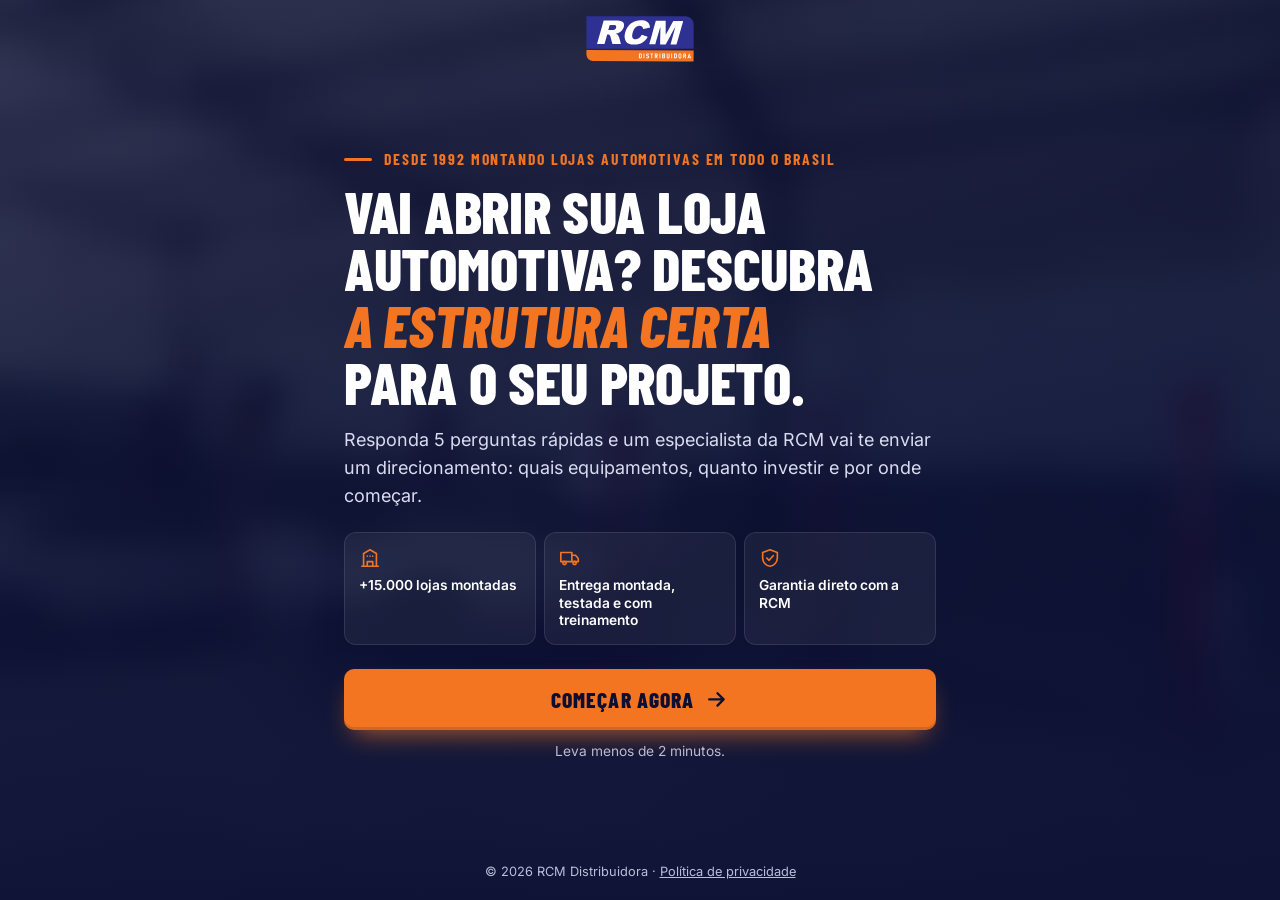
<file: index.html>
<!doctype html>
<html lang="pt-BR">
<head>
  <meta charset="utf-8">
  <meta name="viewport" content="width=device-width, initial-scale=1, viewport-fit=cover">
  <title>Monte sua Loja Automotiva | RCM Distribuidora</title>
  <meta name="description" content="Vai abrir sua loja automotiva? Responda 5 perguntas e receba um direcionamento da RCM: quais equipamentos, quanto investir e por onde começar.">
  <meta name="theme-color" content="#0A0F33">
  <link rel="icon" href="favicon.svg" type="image/svg+xml">
  <link rel="apple-touch-icon" href="apple-touch-icon.png">

  <meta property="og:type" content="website">
  <meta property="og:locale" content="pt_BR">
  <meta property="og:title" content="Vai abrir sua loja automotiva? Descubra a estrutura certa.">
  <meta property="og:description" content="Responda 5 perguntas rápidas e receba um direcionamento da RCM. Desde 1992.">
  <meta property="og:image" content="assets/img/og-image.jpg">

  <link rel="preconnect" href="https://cdn.utmify.com.br">
  <link rel="preload" href="assets/fonts/barlow-condensed-800.woff2" as="font" type="font/woff2" crossorigin>
  <link rel="preload" href="assets/img/fundo-quiz-loja-desfocada.webp" as="image">
  <link rel="stylesheet" href="assets/css/base.css">
  <link rel="stylesheet" href="assets/css/quiz.css">

  <!-- =====================================================
       VERSÃO B do funil: quiz primeiro (esta página), site depois (projeto.html).
       A versão A (landing primeiro) está em /versao-a/. Veja VERSOES.md.

       UTMIFY: cole aqui o script de UTMs da Utmify, se preferir colar manualmente.
       Por padrão ele já é carregado automaticamente quando CONFIG.UTMIFY_SCRIPT = true
       (assets/js/config.js). Se colar aqui, deixe UTMIFY_SCRIPT = false para não duplicar.
       ===================================================== -->

  <!-- Meta Pixel: carregado por assets/js/comum.js quando CONFIG.META_PIXEL_ID estiver preenchido. -->

  <script src="assets/js/config.js" defer></script>
  <script src="assets/js/comum.js" defer></script>
  <script src="assets/js/quiz.js" defer></script>
</head>
<body class="qp">
  <div class="qp-bg" aria-hidden="true"></div>

  <!-- Ícones -->
  <svg width="0" height="0" style="position:absolute" aria-hidden="true">
    <symbol id="i-arrow" viewBox="0 0 24 24"><path fill="none" stroke="currentColor" stroke-width="2.2" stroke-linecap="round" stroke-linejoin="round" d="M5 12h14M13 6l6 6-6 6"/></symbol>
    <symbol id="i-check" viewBox="0 0 24 24"><path fill="none" stroke="currentColor" stroke-width="2.6" stroke-linecap="round" stroke-linejoin="round" d="m5 12.5 4.5 4.5L19 7.5"/></symbol>
    <symbol id="i-chev-l" viewBox="0 0 24 24"><path fill="none" stroke="currentColor" stroke-width="2.4" stroke-linecap="round" stroke-linejoin="round" d="m15 5-7 7 7 7"/></symbol>
    <symbol id="i-lock" viewBox="0 0 24 24"><rect x="4.5" y="10.5" width="15" height="10" rx="2" fill="none" stroke="currentColor" stroke-width="1.8"/><path fill="none" stroke="currentColor" stroke-width="1.8" d="M8 10.5V7.5a4 4 0 0 1 8 0v3"/></symbol>
    <symbol id="i-building" viewBox="0 0 24 24"><path fill="none" stroke="currentColor" stroke-width="1.8" stroke-linecap="round" stroke-linejoin="round" d="M3 21h18M5 21V7l7-4 7 4v14M9 21v-5h6v5M9 10h.01M15 10h.01M12 10h.01"/></symbol>
    <symbol id="i-truck" viewBox="0 0 24 24"><path fill="none" stroke="currentColor" stroke-width="1.8" stroke-linejoin="round" d="M2 6h12v10H2zM14 9h4l3 3.5V16h-7z"/><circle cx="6" cy="17.5" r="1.8" fill="none" stroke="currentColor" stroke-width="1.8"/><circle cx="17" cy="17.5" r="1.8" fill="none" stroke="currentColor" stroke-width="1.8"/></symbol>
    <symbol id="i-shield" viewBox="0 0 24 24"><path fill="none" stroke="currentColor" stroke-width="1.8" stroke-linejoin="round" d="M12 3 4 6v6c0 4.5 3.4 8.3 8 9 4.6-.7 8-4.5 8-9V6l-8-3Z"/><path fill="none" stroke="currentColor" stroke-width="1.8" stroke-linecap="round" stroke-linejoin="round" d="m8.5 12 2.5 2.5 4.5-5"/></symbol>
  </svg>

  <header class="qp-header">
    <img src="assets/img/logo-rcm-distribuidora.svg" alt="RCM Distribuidora" width="108" height="46">
  </header>

  <main class="qp-main" id="conteudo">
    <div class="qp-wrap">

      <!-- ================= 3.1 ABERTURA ================= -->
      <section class="qp-intro" data-intro aria-labelledby="qp-titulo">
        <p class="eyebrow"><span class="eyebrow-line" aria-hidden="true"></span>Desde 1992 montando lojas automotivas em todo o Brasil</p>
        <h1 class="qp-title" id="qp-titulo">Vai abrir sua loja automotiva? Descubra <em>a estrutura certa</em> para o seu projeto.</h1>
        <p class="qp-sub">Responda 5 perguntas rápidas e um especialista da RCM vai te enviar um direcionamento: quais equipamentos, quanto investir e por onde começar.</p>
        <ul class="qp-selos">
          <li><svg class="ic" aria-hidden="true"><use href="#i-building"/></svg>+15.000 lojas montadas</li>
          <li><svg class="ic" aria-hidden="true"><use href="#i-truck"/></svg>Entrega montada, testada e com treinamento</li>
          <li><svg class="ic" aria-hidden="true"><use href="#i-shield"/></svg>Garantia direto com a RCM</li>
        </ul>
        <div class="qp-cta" data-cta-inicio>
          <button class="btn btn-primary btn-lg btn-block btn-pulse" type="button" data-comecar>Começar agora <svg class="ic" aria-hidden="true"><use href="#i-arrow"/></svg></button>
          <p class="qp-micro">Leva menos de 2 minutos.</p>
        </div>
        <div class="qp-feito" data-feito hidden>
          <p>Você já enviou suas respostas. Seu projeto está com o nosso time.</p>
          <a class="btn btn-primary btn-block" href="projeto.html">Ver meu projeto <svg class="ic" aria-hidden="true"><use href="#i-arrow"/></svg></a>
          <button class="qp-link" type="button" data-recomecar>Enviar respostas de outra pessoa</button>
        </div>
      </section>

      <!-- ================= 3.2 QUIZ ================= -->
      <section class="qp-card" data-card aria-label="Diagnóstico do seu projeto de loja" hidden>
        <div class="qp-card-top">
          <p class="qp-etapa" data-etapa aria-live="polite">Etapa 1 de 6</p>
          <div class="qp-progress" aria-hidden="true"><span data-bar></span></div>
        </div>

        <div class="qp-card-body">
          <!-- Contato -->
          <form class="q-step" data-step="contato" novalidate>
            <h2 class="q-title" tabindex="-1">Vamos começar. Para quem vamos preparar o direcionamento?</h2>
            <p class="q-sub">Um especialista da RCM vai analisar suas respostas e falar com você.</p>
            <div class="field">
              <label for="q-nome">Nome</label>
              <input id="q-nome" name="nome" type="text" autocomplete="name" placeholder="Seu nome" required maxlength="80">
              <p class="field-err" data-err="nome"></p>
            </div>
            <div class="field">
              <label for="q-whats">WhatsApp</label>
              <input id="q-whats" name="whatsapp" type="tel" inputmode="numeric" autocomplete="tel-national" placeholder="(62) 99999-9999" required maxlength="15">
              <p class="field-err" data-err="whatsapp"></p>
            </div>
            <div class="field">
              <label for="q-email">E-mail <span class="field-opt" data-email-opt>(opcional)</span></label>
              <input id="q-email" name="email" type="email" autocomplete="email" placeholder="voce@email.com" maxlength="120">
              <p class="field-err" data-err="email"></p>
            </div>
            <div class="hp" aria-hidden="true">
              <label for="q-site">Não preencha este campo</label>
              <input id="q-site" name="site" type="text" tabindex="-1" autocomplete="off">
            </div>
            <button class="btn btn-primary btn-lg btn-block" type="submit">Começar <svg class="ic" aria-hidden="true"><use href="#i-arrow"/></svg></button>
            <p class="q-lock"><svg class="ic" aria-hidden="true"><use href="#i-lock"/></svg><span>Seus dados ficam só com a RCM. Nada de spam. <a href="privacidade.html" target="_blank" rel="noopener">Política de privacidade</a></span></p>
          </form>

          <!-- P1 -->
          <div class="q-step" data-step="tipo" hidden>
            <h2 class="q-title" tabindex="-1">O que você tem em mente abrir?</h2>
            <div class="q-opts">
              <button type="button" class="q-opt" data-value="Centro automotivo" data-cod="centro-automotivo"><span class="q-key">1</span>Centro automotivo</button>
              <button type="button" class="q-opt" data-value="Borracharia" data-cod="borracharia"><span class="q-key">2</span>Borracharia</button>
              <button type="button" class="q-opt" data-value="Oficina mecânica geral" data-cod="oficina-mecanica"><span class="q-key">3</span>Oficina mecânica geral</button>
              <button type="button" class="q-opt" data-value="Troca de óleo" data-cod="troca-de-oleo"><span class="q-key">4</span>Troca de óleo</button>
              <button type="button" class="q-opt" data-value="Outro" data-outro><span class="q-key">5</span>Outro</button>
            </div>
            <div class="q-outro" data-outro-box hidden>
              <label for="q-outro">Conte qual:</label>
              <input id="q-outro" type="text" maxlength="120" placeholder="Ex.: auto center com estética automotiva">
              <p class="field-err" data-err="outro"></p>
              <button type="button" class="btn btn-primary btn-block" data-outro-ok>Continuar <svg class="ic" aria-hidden="true"><use href="#i-arrow"/></svg></button>
            </div>
          </div>

          <!-- P2 -->
          <div class="q-step" data-step="prazo" hidden>
            <h2 class="q-title" tabindex="-1">Para quando é esse projeto?</h2>
            <div class="q-opts">
              <button type="button" class="q-opt" data-value="O mais rápido possível, já estou com o ponto alugado" data-cod="imediato"><span class="q-key">1</span>O mais rápido possível, já estou com o ponto alugado</button>
              <button type="button" class="q-opt" data-value="Nos próximos 3 meses" data-cod="3m"><span class="q-key">2</span>Nos próximos 3 meses</button>
              <button type="button" class="q-opt" data-value="Nos próximos 6 meses" data-cod="6m"><span class="q-key">3</span>Nos próximos 6 meses</button>
              <button type="button" class="q-opt" data-value="Daqui a 1 ano ou mais" data-cod="12m"><span class="q-key">4</span>Daqui a 1 ano ou mais</button>
            </div>
            <div class="q-note">
              <svg class="ic" aria-hidden="true"><use href="#i-check"/></svg>
              <p><strong>Pode responder com sinceridade.</strong> A maioria das lojas que montamos começou com conversas meses antes da abertura. Projeto para daqui a 6 meses ou 1 ano recebe exatamente o mesmo atendimento de quem já está com o ponto alugado. Saber o seu prazo só nos ajuda a te orientar melhor.</p>
            </div>
          </div>

          <!-- P3 -->
          <div class="q-step" data-step="investimento" hidden>
            <h2 class="q-title" tabindex="-1">Quanto você pretende investir somente em equipamentos e ferramentas?</h2>
            <p class="q-sub">Considere apenas máquinas, elevadores, rampas, compressor e ferramentas. <strong>Não inclua</strong> aluguel, reforma do galpão, móveis ou estoque de peças e pneus.</p>
            <div class="q-opts">
              <button type="button" class="q-opt" data-value="Até R$ 50 mil" data-cod="ate50"><span class="q-key">1</span>Até R$ 50 mil</button>
              <button type="button" class="q-opt" data-value="De R$ 50 mil a R$ 100 mil" data-cod="50a100"><span class="q-key">2</span>De R$ 50 mil a R$ 100 mil</button>
              <button type="button" class="q-opt" data-value="Acima de R$ 100 mil" data-cod="100mais"><span class="q-key">3</span>Acima de R$ 100 mil</button>
            </div>
          </div>

          <!-- P4 -->
          <div class="q-step" data-step="perfil" hidden>
            <h2 class="q-title" tabindex="-1">Qual dessas situações é mais parecida com a sua?</h2>
            <p class="q-sub">Somos especialistas em todos os perfis. Cada um recebe uma orientação diferente.</p>
            <div class="q-opts">
              <button type="button" class="q-opt" data-value="Sou mecânico e quero abrir minha própria loja em vez de trabalhar para outro" data-cod="mecanico"><span class="q-key">1</span>Sou mecânico e quero abrir minha própria loja em vez de trabalhar para outro</button>
              <button type="button" class="q-opt" data-value="Trabalho em outra área e quero abrir meu próprio negócio" data-cod="outra-area"><span class="q-key">2</span>Trabalho em outra área e quero abrir meu próprio negócio</button>
              <button type="button" class="q-opt" data-value="Já sou empresário de outro ramo e quero entrar no setor automotivo" data-cod="empresario-outro-ramo"><span class="q-key">3</span>Já sou empresário de outro ramo e quero entrar no setor automotivo</button>
              <button type="button" class="q-opt" data-value="Já sou empresário do setor automotivo e quero expandir" data-cod="empresario-setor"><span class="q-key">4</span>Já sou empresário do setor automotivo e quero expandir</button>
            </div>
          </div>

          <!-- P5 -->
          <form class="q-step" data-step="duvida" novalidate hidden>
            <h2 class="q-title" tabindex="-1">Qual é hoje a sua maior dúvida para tirar essa loja do papel?</h2>
            <p class="q-sub">Escreva do seu jeito, a gente quer te ouvir. Quanto mais você contar, mais certeiro vai ser o direcionamento do nosso especialista.</p>
            <div class="q-chips">
              <button type="button" class="chip" aria-pressed="false">Quanto preciso investir</button>
              <button type="button" class="chip" aria-pressed="false">Quais máquinas comprar primeiro</button>
              <button type="button" class="chip" aria-pressed="false">Se esse negócio dá lucro</button>
              <button type="button" class="chip" aria-pressed="false">Como organizar o galpão e a rede de ar</button>
              <button type="button" class="chip" aria-pressed="false">Tenho receio de abrir sem orientação</button>
              <button type="button" class="chip" aria-pressed="false">Formas de pagamento</button>
            </div>
            <label class="sr-only" for="q-duvida">Sua maior dúvida</label>
            <textarea id="q-duvida" rows="4" maxlength="1500" placeholder="Ex.: tenho um galpão de 200 m² e quero saber quais máquinas cabem e por onde começar..."></textarea>
            <p class="field-err" data-err="duvida"></p>
            <button class="btn btn-primary btn-lg btn-block" type="submit">Enviar minhas respostas <svg class="ic" aria-hidden="true"><use href="#i-arrow"/></svg></button>
          </form>
        </div>

        <div class="qp-card-foot is-hidden" data-foot>
          <button type="button" class="q-back" data-back><svg class="ic" aria-hidden="true"><use href="#i-chev-l"/></svg>Voltar</button>
        </div>
      </section>
    </div>
  </main>

  <footer class="qp-foot">
    <p>© 2026 RCM Distribuidora · <a href="privacidade.html">Política de privacidade</a></p>
  </footer>
</body>
</html>
</file>
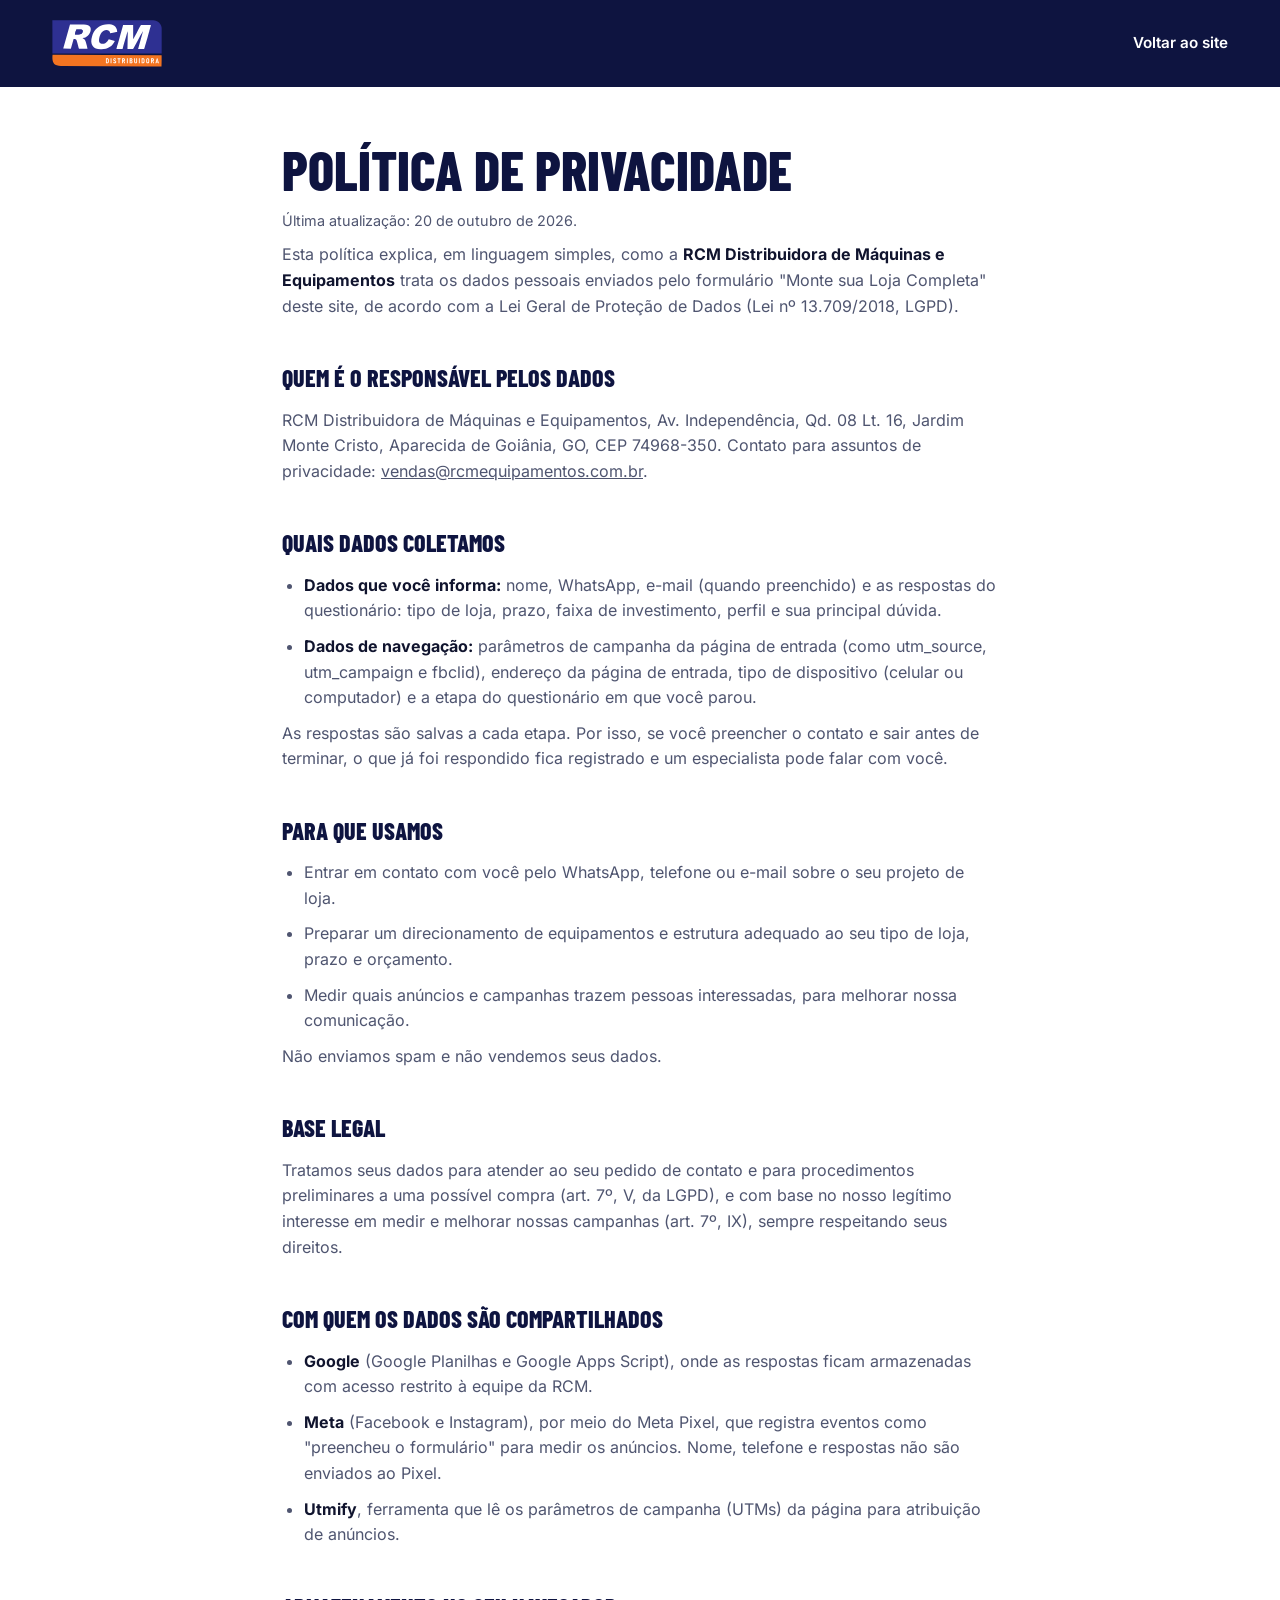
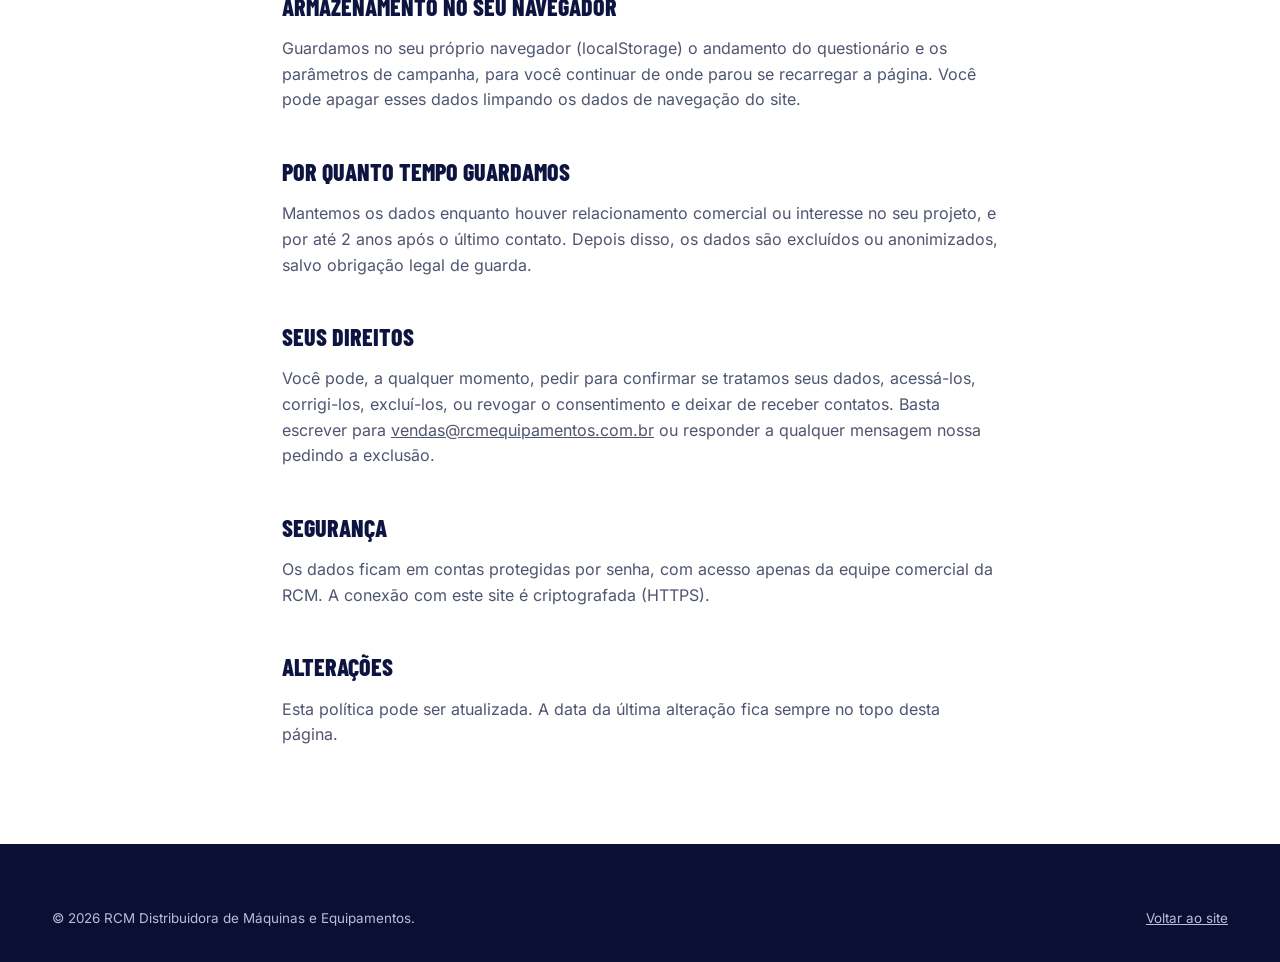
<file: privacidade.html>
<!doctype html>
<html lang="pt-BR">
<head>
  <meta charset="utf-8">
  <meta name="viewport" content="width=device-width, initial-scale=1">
  <title>Política de Privacidade | RCM Distribuidora</title>
  <meta name="description" content="Como a RCM Distribuidora usa os dados enviados pelo formulário do site.">
  <meta name="robots" content="noindex">
  <meta name="theme-color" content="#0E1440">
  <link rel="icon" href="favicon.svg" type="image/svg+xml">
  <link rel="stylesheet" href="assets/css/base.css">
  <style>
    .priv-top { background: var(--navy-900); padding: 20px 0; }
    .priv-top .container { display: flex; align-items: center; justify-content: space-between; gap: 16px; }
    .priv-top a.voltar { color: var(--white); font-weight: 600; text-decoration: none; font-size: .95rem; }
    .priv-top a.voltar:hover { color: var(--orange); }
    .priv { max-width: 780px; padding-top: 56px; padding-bottom: 96px; }
    .priv h1 { font-family: var(--font-display); font-weight: 800; text-transform: uppercase; font-size: clamp(2.2rem, 7vw, 3.4rem); line-height: 1; color: var(--navy-900); }
    .priv h2 { font-family: var(--font-display); font-weight: 800; text-transform: uppercase; font-size: 1.5rem; color: var(--navy-900); margin: 40px 0 10px; }
    .priv p, .priv li { color: var(--muted); margin-top: 10px; }
    .priv ul { list-style: disc; padding-left: 22px; }
    .priv strong { color: var(--ink); }
    .priv .atualizado { margin-top: 12px; font-size: .9rem; }
  </style>
</head>
<body>
  <header class="priv-top">
    <div class="container">
      <a href="index.html"><img src="assets/img/logo-rcm-distribuidora.svg" alt="RCM Distribuidora" width="110" height="47"></a>
      <a class="voltar" href="index.html">Voltar ao site</a>
    </div>
  </header>

  <main class="container priv">
    <h1>Política de Privacidade</h1>
    <p class="atualizado">Última atualização: 20 de outubro de 2026.</p>

    <p>Esta política explica, em linguagem simples, como a <strong>RCM Distribuidora de Máquinas e Equipamentos</strong> trata os dados pessoais enviados pelo formulário "Monte sua Loja Completa" deste site, de acordo com a Lei Geral de Proteção de Dados (Lei nº 13.709/2018, LGPD).</p>

    <h2>Quem é o responsável pelos dados</h2>
    <p>RCM Distribuidora de Máquinas e Equipamentos, Av. Independência, Qd. 08 Lt. 16, Jardim Monte Cristo, Aparecida de Goiânia, GO, CEP 74968-350. Contato para assuntos de privacidade: <a href="mailto:vendas@rcmequipamentos.com.br">vendas@rcmequipamentos.com.br</a>.</p>

    <h2>Quais dados coletamos</h2>
    <ul>
      <li><strong>Dados que você informa:</strong> nome, WhatsApp, e-mail (quando preenchido) e as respostas do questionário: tipo de loja, prazo, faixa de investimento, perfil e sua principal dúvida.</li>
      <li><strong>Dados de navegação:</strong> parâmetros de campanha da página de entrada (como utm_source, utm_campaign e fbclid), endereço da página de entrada, tipo de dispositivo (celular ou computador) e a etapa do questionário em que você parou.</li>
    </ul>
    <p>As respostas são salvas a cada etapa. Por isso, se você preencher o contato e sair antes de terminar, o que já foi respondido fica registrado e um especialista pode falar com você.</p>

    <h2>Para que usamos</h2>
    <ul>
      <li>Entrar em contato com você pelo WhatsApp, telefone ou e-mail sobre o seu projeto de loja.</li>
      <li>Preparar um direcionamento de equipamentos e estrutura adequado ao seu tipo de loja, prazo e orçamento.</li>
      <li>Medir quais anúncios e campanhas trazem pessoas interessadas, para melhorar nossa comunicação.</li>
    </ul>
    <p>Não enviamos spam e não vendemos seus dados.</p>

    <h2>Base legal</h2>
    <p>Tratamos seus dados para atender ao seu pedido de contato e para procedimentos preliminares a uma possível compra (art. 7º, V, da LGPD), e com base no nosso legítimo interesse em medir e melhorar nossas campanhas (art. 7º, IX), sempre respeitando seus direitos.</p>

    <h2>Com quem os dados são compartilhados</h2>
    <ul>
      <li><strong>Google</strong> (Google Planilhas e Google Apps Script), onde as respostas ficam armazenadas com acesso restrito à equipe da RCM.</li>
      <li><strong>Meta</strong> (Facebook e Instagram), por meio do Meta Pixel, que registra eventos como "preencheu o formulário" para medir os anúncios. Nome, telefone e respostas não são enviados ao Pixel.</li>
      <li><strong>Utmify</strong>, ferramenta que lê os parâmetros de campanha (UTMs) da página para atribuição de anúncios.</li>
    </ul>

    <h2>Armazenamento no seu navegador</h2>
    <p>Guardamos no seu próprio navegador (localStorage) o andamento do questionário e os parâmetros de campanha, para você continuar de onde parou se recarregar a página. Você pode apagar esses dados limpando os dados de navegação do site.</p>

    <h2>Por quanto tempo guardamos</h2>
    <p>Mantemos os dados enquanto houver relacionamento comercial ou interesse no seu projeto, e por até 2 anos após o último contato. Depois disso, os dados são excluídos ou anonimizados, salvo obrigação legal de guarda.</p>

    <h2>Seus direitos</h2>
    <p>Você pode, a qualquer momento, pedir para confirmar se tratamos seus dados, acessá-los, corrigi-los, excluí-los, ou revogar o consentimento e deixar de receber contatos. Basta escrever para <a href="mailto:vendas@rcmequipamentos.com.br">vendas@rcmequipamentos.com.br</a> ou responder a qualquer mensagem nossa pedindo a exclusão.</p>

    <h2>Segurança</h2>
    <p>Os dados ficam em contas protegidas por senha, com acesso apenas da equipe comercial da RCM. A conexão com este site é criptografada (HTTPS).</p>

    <h2>Alterações</h2>
    <p>Esta política pode ser atualizada. A data da última alteração fica sempre no topo desta página.</p>
  </main>

  <footer class="footer" style="padding-bottom:32px">
    <div class="container footer-bottom" style="margin-top:0;border-top:0;padding-top:0">
      <p>© 2026 RCM Distribuidora de Máquinas e Equipamentos.</p>
      <a href="index.html">Voltar ao site</a>
    </div>
  </footer>
</body>
</html>
</file>
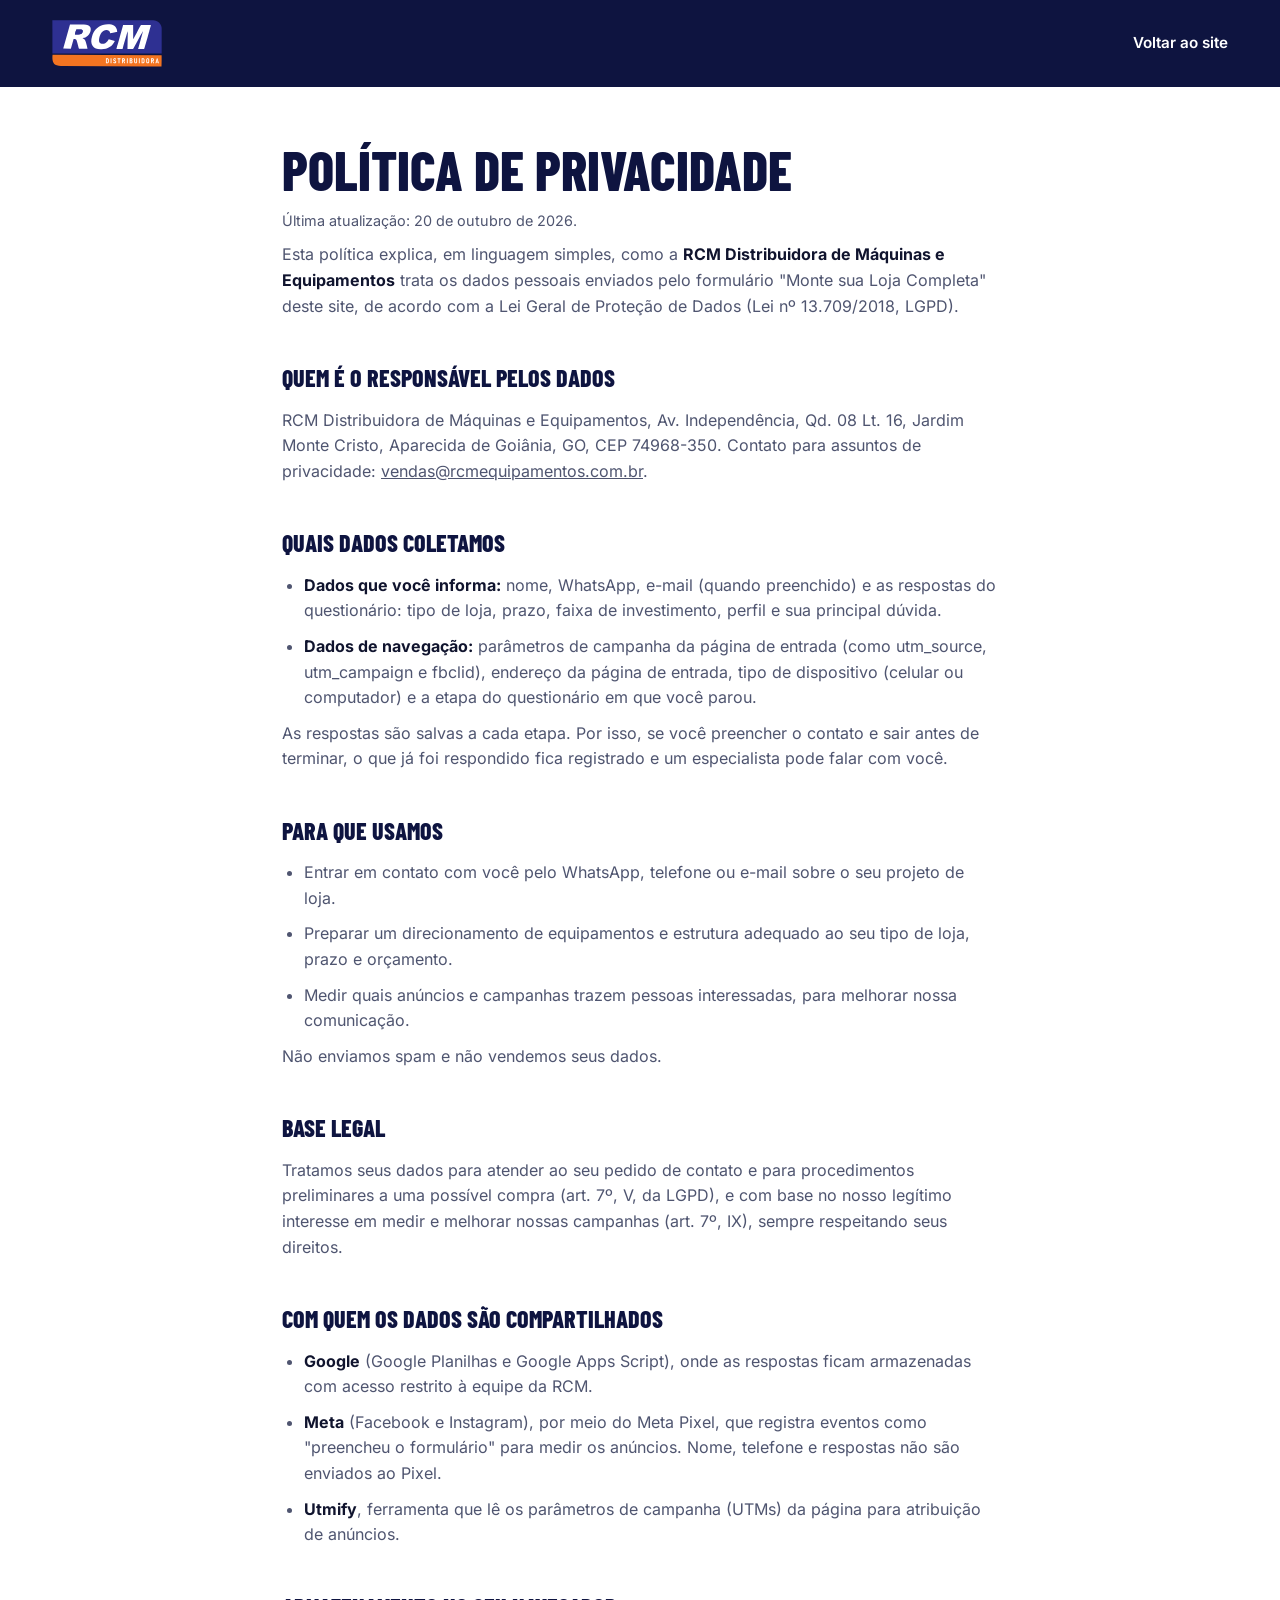
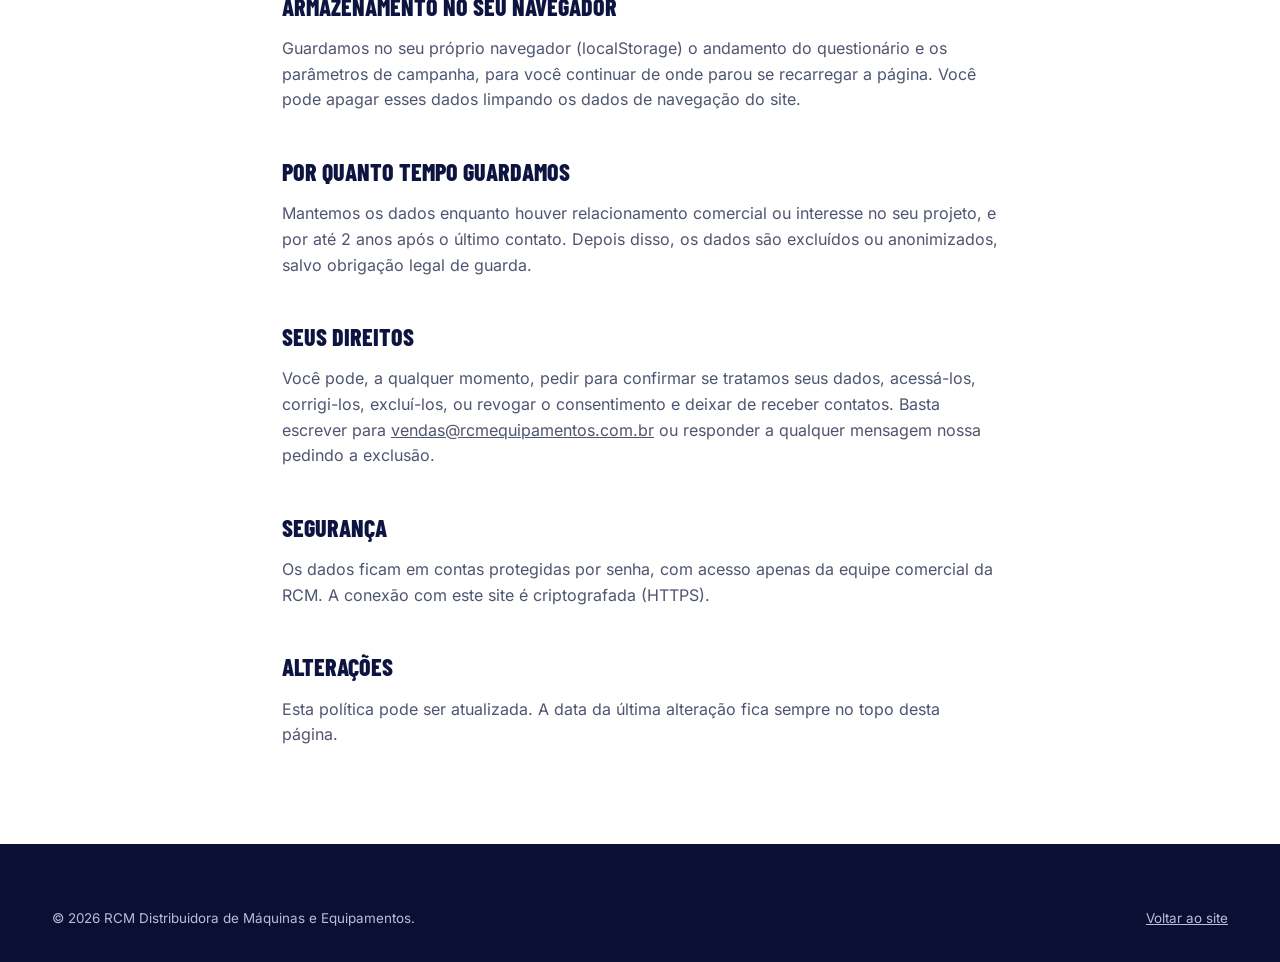
<file: versao-a/privacidade.html>
<!doctype html>
<html lang="pt-BR">
<head>
  <meta charset="utf-8">
  <meta name="viewport" content="width=device-width, initial-scale=1">
  <title>Política de Privacidade | RCM Distribuidora</title>
  <meta name="description" content="Como a RCM Distribuidora usa os dados enviados pelo formulário do site.">
  <meta name="robots" content="noindex">
  <meta name="theme-color" content="#0E1440">
  <link rel="icon" href="favicon.svg" type="image/svg+xml">
  <link rel="stylesheet" href="assets/css/style.css">
  <style>
    .priv-top { background: var(--navy-900); padding: 20px 0; }
    .priv-top .container { display: flex; align-items: center; justify-content: space-between; gap: 16px; }
    .priv-top a.voltar { color: var(--white); font-weight: 600; text-decoration: none; font-size: .95rem; }
    .priv-top a.voltar:hover { color: var(--orange); }
    .priv { max-width: 780px; padding-top: 56px; padding-bottom: 96px; }
    .priv h1 { font-family: var(--font-display); font-weight: 800; text-transform: uppercase; font-size: clamp(2.2rem, 7vw, 3.4rem); line-height: 1; color: var(--navy-900); }
    .priv h2 { font-family: var(--font-display); font-weight: 800; text-transform: uppercase; font-size: 1.5rem; color: var(--navy-900); margin: 40px 0 10px; }
    .priv p, .priv li { color: var(--muted); margin-top: 10px; }
    .priv ul { list-style: disc; padding-left: 22px; }
    .priv strong { color: var(--ink); }
    .priv .atualizado { margin-top: 12px; font-size: .9rem; }
  </style>
</head>
<body>
  <header class="priv-top">
    <div class="container">
      <a href="index.html"><img src="assets/img/logo-rcm-distribuidora.svg" alt="RCM Distribuidora" width="110" height="47"></a>
      <a class="voltar" href="index.html">Voltar ao site</a>
    </div>
  </header>

  <main class="container priv">
    <h1>Política de Privacidade</h1>
    <p class="atualizado">Última atualização: 20 de outubro de 2026.</p>

    <p>Esta política explica, em linguagem simples, como a <strong>RCM Distribuidora de Máquinas e Equipamentos</strong> trata os dados pessoais enviados pelo formulário "Monte sua Loja Completa" deste site, de acordo com a Lei Geral de Proteção de Dados (Lei nº 13.709/2018, LGPD).</p>

    <h2>Quem é o responsável pelos dados</h2>
    <p>RCM Distribuidora de Máquinas e Equipamentos, Av. Independência, Qd. 08 Lt. 16, Jardim Monte Cristo, Aparecida de Goiânia, GO, CEP 74968-350. Contato para assuntos de privacidade: <a href="mailto:vendas@rcmequipamentos.com.br">vendas@rcmequipamentos.com.br</a>.</p>

    <h2>Quais dados coletamos</h2>
    <ul>
      <li><strong>Dados que você informa:</strong> nome, WhatsApp, e-mail (quando preenchido) e as respostas do questionário: tipo de loja, prazo, faixa de investimento, perfil e sua principal dúvida.</li>
      <li><strong>Dados de navegação:</strong> parâmetros de campanha da página de entrada (como utm_source, utm_campaign e fbclid), endereço da página de entrada, tipo de dispositivo (celular ou computador) e a etapa do questionário em que você parou.</li>
    </ul>
    <p>As respostas são salvas a cada etapa. Por isso, se você preencher o contato e sair antes de terminar, o que já foi respondido fica registrado e um especialista pode falar com você.</p>

    <h2>Para que usamos</h2>
    <ul>
      <li>Entrar em contato com você pelo WhatsApp, telefone ou e-mail sobre o seu projeto de loja.</li>
      <li>Preparar um direcionamento de equipamentos e estrutura adequado ao seu tipo de loja, prazo e orçamento.</li>
      <li>Medir quais anúncios e campanhas trazem pessoas interessadas, para melhorar nossa comunicação.</li>
    </ul>
    <p>Não enviamos spam e não vendemos seus dados.</p>

    <h2>Base legal</h2>
    <p>Tratamos seus dados para atender ao seu pedido de contato e para procedimentos preliminares a uma possível compra (art. 7º, V, da LGPD), e com base no nosso legítimo interesse em medir e melhorar nossas campanhas (art. 7º, IX), sempre respeitando seus direitos.</p>

    <h2>Com quem os dados são compartilhados</h2>
    <ul>
      <li><strong>Google</strong> (Google Planilhas e Google Apps Script), onde as respostas ficam armazenadas com acesso restrito à equipe da RCM.</li>
      <li><strong>Meta</strong> (Facebook e Instagram), por meio do Meta Pixel, que registra eventos como "preencheu o formulário" para medir os anúncios. Nome, telefone e respostas não são enviados ao Pixel.</li>
      <li><strong>Utmify</strong>, ferramenta que lê os parâmetros de campanha (UTMs) da página para atribuição de anúncios.</li>
    </ul>

    <h2>Armazenamento no seu navegador</h2>
    <p>Guardamos no seu próprio navegador (localStorage) o andamento do questionário e os parâmetros de campanha, para você continuar de onde parou se recarregar a página. Você pode apagar esses dados limpando os dados de navegação do site.</p>

    <h2>Por quanto tempo guardamos</h2>
    <p>Mantemos os dados enquanto houver relacionamento comercial ou interesse no seu projeto, e por até 2 anos após o último contato. Depois disso, os dados são excluídos ou anonimizados, salvo obrigação legal de guarda.</p>

    <h2>Seus direitos</h2>
    <p>Você pode, a qualquer momento, pedir para confirmar se tratamos seus dados, acessá-los, corrigi-los, excluí-los, ou revogar o consentimento e deixar de receber contatos. Basta escrever para <a href="mailto:vendas@rcmequipamentos.com.br">vendas@rcmequipamentos.com.br</a> ou responder a qualquer mensagem nossa pedindo a exclusão.</p>

    <h2>Segurança</h2>
    <p>Os dados ficam em contas protegidas por senha, com acesso apenas da equipe comercial da RCM. A conexão com este site é criptografada (HTTPS).</p>

    <h2>Alterações</h2>
    <p>Esta política pode ser atualizada. A data da última alteração fica sempre no topo desta página.</p>
  </main>

  <footer class="footer" style="padding-bottom:32px">
    <div class="container footer-bottom" style="margin-top:0;border-top:0;padding-top:0">
      <p>© 2026 RCM Distribuidora de Máquinas e Equipamentos.</p>
      <a href="index.html">Voltar ao site</a>
    </div>
  </footer>
</body>
</html>
</file>
<file: assets/css/base.css>
/* =========================================================
   RCM Distribuidora | base compartilhada (fontes, cores, tipografia, botões, rodapé)
   Paleta extraída do catálogo: azul logo #2E3092, laranja #F37421, marinho #161F5B
   ========================================================= */

@font-face { font-family: 'Barlow Condensed'; font-style: normal; font-weight: 700; font-display: swap; src: url(../fonts/barlow-condensed-700.woff2) format('woff2'); }
@font-face { font-family: 'Barlow Condensed'; font-style: normal; font-weight: 800; font-display: swap; src: url(../fonts/barlow-condensed-800.woff2) format('woff2'); }
@font-face { font-family: 'Barlow Condensed'; font-style: italic; font-weight: 800; font-display: swap; src: url(../fonts/barlow-condensed-800-italic.woff2) format('woff2'); }
@font-face { font-family: 'Inter'; font-style: normal; font-weight: 400 700; font-display: swap; src: url(../fonts/inter-variable.woff2) format('woff2'); }

:root {
  --navy-950: #0A0F33;
  --navy-900: #0E1440;
  --navy-800: #161F5B;
  --navy-700: #1F2A73;
  --blue: #2E3092;
  --orange: #F37421;
  --orange-hover: #FF8838;
  --orange-text: #A6450A; /* laranja escurecido para texto em fundo claro (contraste AA) */
  --orange-50: #FEF1E7;
  --orange-100: #FDDFC9;
  --gray-50: #F4F5F8;
  --gray-100: #E9EBF0;
  --gray-200: #D8DBE3;
  --gray-400: #9AA0B4;
  --ink: #10142E;
  --muted: #4F5570;
  --white: #FFFFFF;
  --danger: #D93A3A;
  --on-dark-muted: #B9BEDA;

  --font-display: 'Barlow Condensed', 'Arial Narrow', 'sans-serif-condensed', 'Roboto Condensed', sans-serif;
  --font-body: 'Inter', system-ui, -apple-system, 'Segoe UI', Roboto, Arial, sans-serif;

  --radius: 14px;
  --radius-lg: 20px;
  --ease: cubic-bezier(.2, .7, .2, 1);
  --shadow: 0 18px 40px -18px rgba(14, 20, 64, .35);
  --header-h: 64px;
  --gutter: 16px;
}

/* ---------- Base ---------- */
*, *::before, *::after { box-sizing: border-box; }
html { -webkit-text-size-adjust: 100%; scroll-behavior: smooth; scroll-padding-top: calc(var(--header-h) + 8px); interpolate-size: allow-keywords; }
body { margin: 0; font-family: var(--font-body); font-size: 1rem; line-height: 1.6; color: var(--ink); background: var(--white); -webkit-font-smoothing: antialiased; overflow-x: hidden; }
body.is-locked { overflow: hidden; }
img, video { display: block; max-width: 100%; height: auto; }
button { font: inherit; color: inherit; cursor: pointer; }
a { color: inherit; }
h1, h2, h3, p, ul, ol, figure { margin: 0; }
ul, ol { padding: 0; list-style: none; }
[hidden] { display: none !important; }
:focus-visible { outline: 3px solid var(--orange); outline-offset: 3px; }
.sr-only { position: absolute !important; width: 1px; height: 1px; padding: 0; margin: -1px; overflow: hidden; clip: rect(0 0 0 0); white-space: nowrap; border: 0; }
.skip-link { position: absolute; left: 12px; top: -60px; z-index: 300; background: var(--orange); color: var(--navy-950); padding: 10px 16px; border-radius: 8px; font-weight: 700; text-decoration: none; }
.skip-link:focus { top: 12px; }
.ic { width: 1.15em; height: 1.15em; flex: none; }

.container { width: 100%; max-width: 1240px; margin: 0 auto; padding: 0 var(--gutter); }
@media (min-width: 768px) { :root { --gutter: 32px; --header-h: 76px; } }

/* ---------- Tipografia ---------- */
.kicker { display: inline-flex; align-items: center; gap: 10px; font-family: var(--font-display); font-weight: 700; font-size: .95rem; letter-spacing: .16em; text-transform: uppercase; color: var(--orange); margin-bottom: 14px; }
.kicker::before { content: ''; width: 28px; height: 3px; background: currentColor; border-radius: 2px; }
.section-light .kicker, .section-gray .kicker { color: var(--orange-text); }
.h2 { font-family: var(--font-display); font-weight: 800; text-transform: uppercase; font-size: clamp(2.1rem, 6.2vw, 3.6rem); line-height: .98; letter-spacing: -.005em; color: var(--navy-900); text-wrap: balance; }
.h2 em { font-style: italic; color: var(--orange); }
.h2-xl { font-size: clamp(2.5rem, 8vw, 4.8rem); }
.lead { font-size: clamp(1rem, 1.6vw, 1.125rem); color: var(--muted); margin-top: 16px; max-width: 62ch; }
.section-dark .h2 { color: var(--white); }
.section-dark .lead { color: var(--on-dark-muted); }

/* ---------- Botões ---------- */
.btn { --btn-bg: var(--orange); position: relative; display: inline-flex; align-items: center; justify-content: center; gap: 10px; min-height: 52px; padding: 14px 24px; border: 0; border-radius: 10px; font-family: var(--font-display); font-weight: 800; font-size: 1.2rem; letter-spacing: .05em; text-transform: uppercase; text-decoration: none; line-height: 1.1; text-align: center; transition: transform .25s var(--ease), background-color .25s, box-shadow .25s, color .25s; }
.btn .ic { transition: transform .3s var(--ease); }
.btn:hover .ic { transform: translateX(4px); }
.btn:active { transform: scale(.98); }
.btn-primary { background: var(--orange); color: var(--navy-950); box-shadow: 0 12px 26px -10px rgba(243, 116, 33, .75), inset 0 -3px 0 rgba(0, 0, 0, .12); }
.btn-primary:hover { background: var(--orange-hover); transform: translateY(-2px); box-shadow: 0 16px 32px -10px rgba(243, 116, 33, .85), inset 0 -3px 0 rgba(0, 0, 0, .12); }
.btn-sm { min-height: 42px; padding: 10px 16px; font-size: 1rem; }
.btn-lg { min-height: 60px; padding: 18px 30px; font-size: 1.35rem; }
.btn-block { width: 100%; }
.btn-outline { background: transparent; color: var(--navy-900); box-shadow: inset 0 0 0 2px var(--navy-900); }
.btn-outline:hover { background: var(--navy-900); color: var(--white); }
.btn-whats { background: #25D366; color: #052E16; box-shadow: 0 12px 26px -12px rgba(37, 211, 102, .8); }
.btn-whats:hover { background: #2EE372; transform: translateY(-2px); }
.btn-pulse::after { content: ''; position: absolute; inset: 0; border-radius: inherit; box-shadow: 0 0 0 0 rgba(243, 116, 33, .7); animation: pulse 3.6s var(--ease) 1.6s infinite; pointer-events: none; }
@keyframes pulse { 0% { box-shadow: 0 0 0 0 rgba(243, 116, 33, .65); } 30% { box-shadow: 0 0 0 16px rgba(243, 116, 33, 0); } 100% { box-shadow: 0 0 0 16px rgba(243, 116, 33, 0); } }

/* ---------- Rodapé ---------- */
.footer { background: var(--navy-950); color: var(--on-dark-muted); padding: 64px 0 calc(28px + env(safe-area-inset-bottom)); font-size: .94rem; }
.footer-grid { display: grid; gap: 32px; }
.footer-desc { margin-top: 16px; max-width: 34ch; }
.footer-title { font-family: var(--font-display); font-weight: 800; text-transform: uppercase; letter-spacing: .12em; color: var(--white); margin-bottom: 12px; }
.footer-line { display: flex; gap: 10px; align-items: flex-start; }
.footer-line .ic { margin-top: 3px; color: var(--orange); }
.footer-link { text-decoration: none; transition: color .25s; }
.footer-link:hover { color: var(--white); }
.footer-bottom { margin-top: 48px; padding-top: 24px; border-top: 1px solid rgba(255, 255, 255, .08); display: flex; flex-wrap: wrap; gap: 12px 24px; justify-content: space-between; font-size: .84rem; }
.footer-bottom a { color: var(--on-dark-muted); }
.footer-bottom a:hover { color: var(--white); }
@media (min-width: 800px) { .footer-grid { grid-template-columns: 1.4fr 1fr 1fr; } }
@media (max-width: 899px) { .footer { padding-bottom: calc(100px + env(safe-area-inset-bottom)); } }

/* ---------- Animações compartilhadas ---------- */
@keyframes fadeIn { from { opacity: 0; } to { opacity: 1; } }
@keyframes pop { 50% { transform: scale(1.02); } }
@keyframes spin { to { transform: rotate(360deg); } }
@keyframes stepIn { from { opacity: 0; transform: translateX(32px); } to { opacity: 1; transform: none; } }
@keyframes stepBack { from { opacity: 0; transform: translateX(-32px); } to { opacity: 1; transform: none; } }
.spinner { width: 22px; height: 22px; border-radius: 50%; border: 3px solid rgba(255, 255, 255, .2); border-top-color: var(--orange); animation: spin .8s linear infinite; }

/* ---------- Movimento reduzido ---------- */
@media (prefers-reduced-motion: reduce) {
  *, *::before, *::after { animation-duration: .01ms !important; animation-iteration-count: 1 !important; transition-duration: .01ms !important; scroll-behavior: auto !important; }
}
</file>
<file: assets/css/quiz.css>
/* =========================================================
   RCM | index.html (versão B): página do quiz, entrada dos anúncios
   Depende de base.css. Mantida enxuta para carregar rápido.
   ========================================================= */

/* ---------- Página ---------- */
body.qp { display: flex; flex-direction: column; min-height: 100vh; min-height: 100svh; background: var(--navy-950); color: var(--white); }
.qp-bg { position: fixed; inset: 0; z-index: -1; background: url(../img/fundo-quiz-loja-desfocada.webp) center / cover no-repeat, var(--navy-950); }
.qp-bg::after { content: ''; position: absolute; inset: 0; background: linear-gradient(180deg, rgba(10, 15, 51, .8) 0%, rgba(10, 15, 51, .9) 55%, rgba(10, 15, 51, .97) 100%); }
.qp-header { display: flex; justify-content: center; padding: calc(16px + env(safe-area-inset-top)) var(--gutter) 4px; }
.qp-header img { width: 108px; height: auto; }
.qp-main { flex: 1; display: flex; align-items: center; justify-content: center; padding: 16px 12px 28px; }
.qp-wrap { width: 100%; max-width: 600px; }
.qp-foot { padding: 0 var(--gutter) calc(18px + env(safe-area-inset-bottom)); text-align: center; font-size: .8rem; color: var(--on-dark-muted); }
.qp-foot a { color: var(--on-dark-muted); }

/* ---------- Abertura ---------- */
.qp-intro { padding: 0 4px; animation: fadeIn .5s var(--ease) both; }
.eyebrow { display: flex; align-items: center; gap: 12px; font-family: var(--font-display); font-weight: 700; font-size: .9rem; letter-spacing: .08em; text-transform: uppercase; color: var(--orange); margin-bottom: 14px; line-height: 1.25; }
.eyebrow-line { width: 28px; height: 3px; flex: none; background: var(--orange); border-radius: 2px; }
.qp-title { font-family: var(--font-display); font-weight: 800; text-transform: uppercase; font-size: clamp(2.2rem, 9.4vw, 3.7rem); line-height: .96; letter-spacing: -.005em; text-wrap: balance; }
.qp-title em { font-style: italic; color: var(--orange); }
.qp-sub { margin-top: 16px; font-size: clamp(1rem, 2.6vw, 1.12rem); line-height: 1.55; color: #D9DCF0; }
.qp-selos { display: grid; grid-template-columns: repeat(3, 1fr); gap: 8px; margin-top: 22px; }
.qp-selos li { display: flex; flex-direction: column; align-items: flex-start; gap: 8px; padding: 12px 10px; border-radius: 12px; background: rgba(255, 255, 255, .06); border: 1px solid rgba(255, 255, 255, .1); font-size: .78rem; font-weight: 600; line-height: 1.3; color: var(--white); }
.qp-selos .ic { width: 22px; height: 22px; color: var(--orange); }
.qp-cta { margin-top: 24px; }
.qp-micro { margin-top: 10px; text-align: center; font-size: .86rem; color: var(--on-dark-muted); }
.qp-feito { margin-top: 24px; padding: 18px; border-radius: 16px; background: rgba(255, 255, 255, .06); border: 1px solid rgba(255, 255, 255, .12); }
.qp-feito p { font-weight: 600; margin-bottom: 14px; }
.qp-link { display: block; width: 100%; margin-top: 8px; min-height: 44px; border: 0; background: none; color: var(--on-dark-muted); font-size: .88rem; text-decoration: underline; }
@media (min-width: 640px) {
  .qp-selos li { font-size: .86rem; padding: 14px; }
  .eyebrow { font-size: .98rem; letter-spacing: .12em; }
}

/* ---------- Card do quiz ---------- */
.qp-card { background: var(--white); color: var(--ink); border-radius: 22px; overflow: hidden; box-shadow: 0 40px 80px -30px rgba(0, 0, 0, .75); animation: cardIn .5s var(--ease) both; }
@keyframes cardIn { from { opacity: 0; transform: translateY(24px); } to { opacity: 1; transform: none; } }
.qp-card-top { padding: 16px 20px 0; }
.qp-etapa { font-family: var(--font-display); font-weight: 700; font-size: .92rem; letter-spacing: .12em; text-transform: uppercase; color: var(--muted); }
.qp-progress { height: 6px; margin-top: 10px; border-radius: 6px; background: var(--gray-100); overflow: hidden; }
.qp-progress span { display: block; height: 100%; width: 0; border-radius: 6px; background: linear-gradient(90deg, var(--orange), #FFA45E); transition: width .6s var(--ease); }
.qp-card-body { padding: 22px 20px 24px; }
.qp-card-foot { padding: 4px 12px; border-top: 1px solid var(--gray-100); }
.qp-card-foot.is-hidden { display: none; }
.q-step { animation: stepIn .45s var(--ease) both; }
.q-step.is-back { animation-name: stepBack; }
.btn.is-loading { pointer-events: none; }
.btn-spin { width: 18px; height: 18px; border-radius: 50%; border: 3px solid rgba(10, 15, 51, .25); border-top-color: var(--navy-950); animation: spin .8s linear infinite; }
@media (min-width: 640px) {
  .qp-main { padding: 24px 16px 40px; }
  .qp-card-top { padding: 22px 32px 0; }
  .qp-card-body { padding: 28px 32px 32px; }
  .qp-card-foot { padding: 6px 24px; }
}

/* ---------- Componentes do quiz ---------- */
.q-title { font-family: var(--font-display); font-weight: 800; text-transform: uppercase; font-size: clamp(1.9rem, 7vw, 2.6rem); line-height: 1; color: var(--navy-900); text-wrap: balance; outline: none; }
.q-sub { margin-top: 12px; color: var(--muted); font-size: 1rem; }
.q-sub strong { color: var(--ink); }
.q-opts { display: grid; gap: 10px; margin-top: 24px; }
.q-opt { display: flex; align-items: center; gap: 14px; width: 100%; min-height: 64px; padding: 14px 18px 14px 14px; background: var(--white); border: 2px solid var(--gray-100); border-radius: 14px; text-align: left; font-weight: 600; font-size: 1.04rem; line-height: 1.35; color: var(--ink); box-shadow: 0 2px 0 rgba(14, 20, 64, .04); transition: border-color .2s, background-color .2s, transform .2s var(--ease), box-shadow .2s; }
.q-opt:hover { border-color: var(--gray-400); }
.q-opt:active { transform: scale(.985); }
.q-key { display: grid; place-items: center; flex: none; width: 32px; height: 32px; border-radius: 9px; border: 1.5px solid var(--gray-200); font-family: var(--font-display); font-weight: 800; font-size: 1rem; color: var(--muted); transition: background-color .2s, color .2s, border-color .2s; }
.q-opt.is-selected { border-color: var(--orange); background: var(--orange-50); box-shadow: 0 10px 24px -14px rgba(243, 116, 33, .7); animation: pop .3s var(--ease); }
.q-opt.is-selected .q-key { background: var(--orange); border-color: var(--orange); color: var(--navy-950); }
.q-outro { margin-top: 16px; display: grid; gap: 10px; animation: stepIn .35s var(--ease) both; }
.q-outro label { font-weight: 600; }
.q-note { display: flex; gap: 14px; align-items: flex-start; margin-top: 22px; padding: 18px; border-radius: 14px; background: var(--orange-50); border: 1px solid var(--orange-100); font-size: .95rem; line-height: 1.55; color: #3B2A1E; }
.q-note .ic { width: 30px; height: 30px; padding: 6px; border-radius: 50%; background: var(--orange); color: var(--navy-950); }
.q-note strong { color: var(--ink); }

.field { margin-top: 18px; }
.field label, .q-outro label { display: block; font-weight: 600; font-size: .94rem; margin-bottom: 6px; color: var(--ink); }
.field-opt { font-weight: 400; color: var(--muted); }
.qp-card input[type="text"], .qp-card input[type="tel"], .qp-card input[type="email"], .qp-card textarea { width: 100%; min-height: 56px; padding: 14px 16px; border: 2px solid var(--gray-200); border-radius: 12px; background: var(--white); font: inherit; font-size: 1.06rem; color: var(--ink); transition: border-color .2s, box-shadow .2s; -webkit-appearance: none; appearance: none; }
.qp-card textarea { min-height: 140px; resize: vertical; margin-top: 16px; line-height: 1.5; }
.qp-card input:focus, .qp-card textarea:focus { outline: none; border-color: var(--orange); box-shadow: 0 0 0 4px rgba(243, 116, 33, .18); }
.qp-card .is-invalid { border-color: var(--danger) !important; }
.field-err { min-height: 0; color: var(--danger); font-size: .86rem; font-weight: 500; margin-top: 6px; }
.field-err:empty { display: none; }
.hp { position: absolute; left: -9999px; width: 1px; height: 1px; overflow: hidden; }
form.q-step > .btn { margin-top: 24px; }
.q-lock { display: flex; align-items: flex-start; gap: 8px; margin-top: 14px; font-size: .86rem; color: var(--muted); }
.q-lock .ic { color: var(--navy-900); margin-top: 2px; }
.q-lock a { color: var(--navy-900); font-weight: 600; }

.q-chips { display: flex; flex-wrap: wrap; gap: 8px; margin-top: 20px; }
.chip { display: inline-flex; align-items: center; gap: 6px; text-align: left; padding: 10px 14px; border: 1.5px solid var(--gray-200); border-radius: 999px; background: var(--white); font-size: .92rem; font-weight: 500; color: var(--ink); transition: background-color .2s, color .2s, border-color .2s; }
.chip::before { content: '+'; font-weight: 700; color: var(--orange-text); }
.chip[aria-pressed="true"] { background: var(--navy-900); border-color: var(--navy-900); color: var(--white); }
.chip[aria-pressed="true"]::before { content: '✓'; color: var(--orange); }
.q-back { display: inline-flex; align-items: center; gap: 6px; min-height: 44px; padding: 8px 12px 8px 4px; border: 0; background: none; color: var(--muted); font-weight: 600; font-size: .95rem; max-width: 640px; }
.q-back:hover { color: var(--navy-900); }
</file>
<file: versao-a/assets/css/style.css>
/* =========================================================
   RCM Distribuidora | Monte sua Loja Completa
   Paleta extraída do catálogo: azul logo #2E3092, laranja #F37421, marinho #161F5B
   ========================================================= */

@font-face { font-family: 'Barlow Condensed'; font-style: normal; font-weight: 700; font-display: swap; src: url(../fonts/barlow-condensed-700.woff2) format('woff2'); }
@font-face { font-family: 'Barlow Condensed'; font-style: normal; font-weight: 800; font-display: swap; src: url(../fonts/barlow-condensed-800.woff2) format('woff2'); }
@font-face { font-family: 'Barlow Condensed'; font-style: italic; font-weight: 800; font-display: swap; src: url(../fonts/barlow-condensed-800-italic.woff2) format('woff2'); }
@font-face { font-family: 'Inter'; font-style: normal; font-weight: 400 700; font-display: swap; src: url(../fonts/inter-variable.woff2) format('woff2'); }

:root {
  --navy-950: #0A0F33;
  --navy-900: #0E1440;
  --navy-800: #161F5B;
  --navy-700: #1F2A73;
  --blue: #2E3092;
  --orange: #F37421;
  --orange-hover: #FF8838;
  --orange-text: #A6450A; /* laranja escurecido para texto em fundo claro (contraste AA) */
  --orange-50: #FEF1E7;
  --orange-100: #FDDFC9;
  --gray-50: #F4F5F8;
  --gray-100: #E9EBF0;
  --gray-200: #D8DBE3;
  --gray-400: #9AA0B4;
  --ink: #10142E;
  --muted: #4F5570;
  --white: #FFFFFF;
  --danger: #D93A3A;
  --on-dark-muted: #B9BEDA;

  --font-display: 'Barlow Condensed', 'Arial Narrow', 'sans-serif-condensed', 'Roboto Condensed', sans-serif;
  --font-body: 'Inter', system-ui, -apple-system, 'Segoe UI', Roboto, Arial, sans-serif;

  --radius: 14px;
  --radius-lg: 20px;
  --ease: cubic-bezier(.2, .7, .2, 1);
  --shadow: 0 18px 40px -18px rgba(14, 20, 64, .35);
  --header-h: 64px;
  --gutter: 16px;
}

/* ---------- Base ---------- */
*, *::before, *::after { box-sizing: border-box; }
html { -webkit-text-size-adjust: 100%; scroll-behavior: smooth; scroll-padding-top: calc(var(--header-h) + 8px); interpolate-size: allow-keywords; }
body { margin: 0; font-family: var(--font-body); font-size: 1rem; line-height: 1.6; color: var(--ink); background: var(--white); -webkit-font-smoothing: antialiased; overflow-x: hidden; }
body.is-locked { overflow: hidden; }
img, video { display: block; max-width: 100%; height: auto; }
button { font: inherit; color: inherit; cursor: pointer; }
a { color: inherit; }
h1, h2, h3, p, ul, ol, figure { margin: 0; }
ul, ol { padding: 0; list-style: none; }
[hidden] { display: none !important; }
:focus-visible { outline: 3px solid var(--orange); outline-offset: 3px; }
.sr-only { position: absolute !important; width: 1px; height: 1px; padding: 0; margin: -1px; overflow: hidden; clip: rect(0 0 0 0); white-space: nowrap; border: 0; }
.skip-link { position: absolute; left: 12px; top: -60px; z-index: 300; background: var(--orange); color: var(--navy-950); padding: 10px 16px; border-radius: 8px; font-weight: 700; text-decoration: none; }
.skip-link:focus { top: 12px; }
.ic { width: 1.15em; height: 1.15em; flex: none; }

.container { width: 100%; max-width: 1240px; margin: 0 auto; padding: 0 var(--gutter); }
@media (min-width: 768px) { :root { --gutter: 32px; --header-h: 76px; } }

/* ---------- Tipografia ---------- */
.kicker { display: inline-flex; align-items: center; gap: 10px; font-family: var(--font-display); font-weight: 700; font-size: .95rem; letter-spacing: .16em; text-transform: uppercase; color: var(--orange); margin-bottom: 14px; }
.kicker::before { content: ''; width: 28px; height: 3px; background: currentColor; border-radius: 2px; }
.section-light .kicker, .section-gray .kicker { color: var(--orange-text); }
.h2 { font-family: var(--font-display); font-weight: 800; text-transform: uppercase; font-size: clamp(2.1rem, 6.2vw, 3.6rem); line-height: .98; letter-spacing: -.005em; color: var(--navy-900); text-wrap: balance; }
.h2 em { font-style: italic; color: var(--orange); }
.h2-xl { font-size: clamp(2.5rem, 8vw, 4.8rem); }
.lead { font-size: clamp(1rem, 1.6vw, 1.125rem); color: var(--muted); margin-top: 16px; max-width: 62ch; }
.section-dark .h2 { color: var(--white); }
.section-dark .lead { color: var(--on-dark-muted); }

/* ---------- Botões ---------- */
.btn { --btn-bg: var(--orange); position: relative; display: inline-flex; align-items: center; justify-content: center; gap: 10px; min-height: 52px; padding: 14px 24px; border: 0; border-radius: 10px; font-family: var(--font-display); font-weight: 800; font-size: 1.2rem; letter-spacing: .05em; text-transform: uppercase; text-decoration: none; line-height: 1.1; text-align: center; transition: transform .25s var(--ease), background-color .25s, box-shadow .25s, color .25s; }
.btn .ic { transition: transform .3s var(--ease); }
.btn:hover .ic { transform: translateX(4px); }
.btn:active { transform: scale(.98); }
.btn-primary { background: var(--orange); color: var(--navy-950); box-shadow: 0 12px 26px -10px rgba(243, 116, 33, .75), inset 0 -3px 0 rgba(0, 0, 0, .12); }
.btn-primary:hover { background: var(--orange-hover); transform: translateY(-2px); box-shadow: 0 16px 32px -10px rgba(243, 116, 33, .85), inset 0 -3px 0 rgba(0, 0, 0, .12); }
.btn-sm { min-height: 42px; padding: 10px 16px; font-size: 1rem; }
.btn-lg { min-height: 60px; padding: 18px 30px; font-size: 1.35rem; }
.btn-block { width: 100%; }
.btn-outline { background: transparent; color: var(--navy-900); box-shadow: inset 0 0 0 2px var(--navy-900); }
.btn-outline:hover { background: var(--navy-900); color: var(--white); }
.btn-whats { background: #25D366; color: #052E16; box-shadow: 0 12px 26px -12px rgba(37, 211, 102, .8); }
.btn-whats:hover { background: #2EE372; transform: translateY(-2px); }
.btn-pulse::after { content: ''; position: absolute; inset: 0; border-radius: inherit; box-shadow: 0 0 0 0 rgba(243, 116, 33, .7); animation: pulse 3.6s var(--ease) 1.6s infinite; pointer-events: none; }
@keyframes pulse { 0% { box-shadow: 0 0 0 0 rgba(243, 116, 33, .65); } 30% { box-shadow: 0 0 0 16px rgba(243, 116, 33, 0); } 100% { box-shadow: 0 0 0 16px rgba(243, 116, 33, 0); } }

/* ---------- Header ---------- */
.site-header { position: fixed; inset: 0 0 auto; z-index: 50; height: var(--header-h); transition: background-color .35s, box-shadow .35s, transform .35s var(--ease); }
.site-header.is-scrolled { background: rgba(14, 20, 64, .9); -webkit-backdrop-filter: blur(12px); backdrop-filter: blur(12px); box-shadow: 0 8px 30px -12px rgba(0, 0, 0, .5); }
.header-inner { height: 100%; display: flex; align-items: center; justify-content: space-between; gap: 24px; }
.header-logo img { width: 104px; height: auto; }
.header-nav { display: none; gap: 28px; margin-left: auto; }
.header-nav a { color: rgba(255, 255, 255, .82); text-decoration: none; font-weight: 500; font-size: .94rem; position: relative; padding: 6px 0; }
.header-nav a::after { content: ''; position: absolute; left: 0; right: 0; bottom: 0; height: 2px; background: var(--orange); transform: scaleX(0); transform-origin: left; transition: transform .3s var(--ease); }
.header-nav a:hover { color: var(--white); }
.header-nav a:hover::after { transform: scaleX(1); }
.site-header .btn-sm { display: none; }
@media (min-width: 640px) { .site-header .btn-sm { display: inline-flex; } .header-logo img { width: 120px; } }
@media (min-width: 1024px) { .header-nav { display: flex; } }

/* ---------- Hero ---------- */
.hero { position: relative; min-height: 100vh; min-height: 100svh; display: flex; align-items: flex-end; color: var(--white); background: var(--navy-900); overflow: hidden; isolation: isolate; }
.hero-bg, .hero-bg img { position: absolute; inset: 0; width: 100%; height: 100%; z-index: -2; }
.hero-bg img { object-fit: cover; object-position: 50% 20%; animation: heroZoom 2.2s var(--ease) both; }
@keyframes heroZoom { from { transform: scale(1.08); } to { transform: scale(1); } }
.hero-overlay { position: absolute; inset: 0; z-index: -1; background: linear-gradient(180deg, rgba(10, 15, 51, .55) 0%, rgba(10, 15, 51, .62) 30%, rgba(10, 15, 51, .93) 62%, var(--navy-950) 100%); }
.hero-content { padding-top: calc(var(--header-h) + 40px); padding-bottom: 72px; }
.eyebrow { display: flex; align-items: center; gap: 12px; font-family: var(--font-display); font-weight: 700; font-size: .92rem; letter-spacing: .08em; text-transform: uppercase; color: var(--orange); margin-bottom: 16px; line-height: 1.25; }
.eyebrow-line { width: 32px; height: 3px; flex: none; background: var(--orange); border-radius: 2px; }
.hero-title { font-family: var(--font-display); font-weight: 800; text-transform: uppercase; font-size: clamp(2.35rem, 8.6vw, 5.2rem); line-height: .96; letter-spacing: -.005em; max-width: 17ch; text-wrap: balance; }
.hero-title em { font-style: italic; color: var(--orange); }
.hero-sub { margin-top: 18px; font-size: clamp(.98rem, 1.7vw, 1.16rem); line-height: 1.55; color: #D9DCF0; max-width: 58ch; }
.hero-cta { margin-top: 26px; display: flex; flex-direction: column; align-items: stretch; gap: 12px; }
.hero-micro { font-size: .86rem; color: var(--on-dark-muted); max-width: 46ch; }
.hero-anim { animation: heroIn .9s var(--ease) var(--d, 0s) both; }
@keyframes heroIn { from { transform: translateY(28px); opacity: 0; } to { transform: none; opacity: 1; } }
.hero-stripes { position: absolute; right: -10%; bottom: 0; width: 120%; height: 56px; pointer-events: none; }
.hero-stripes span { position: absolute; left: 0; right: 0; height: 10px; transform: skewY(-2.2deg); transform-origin: right; }
.hero-stripes span:first-child { bottom: 18px; background: var(--orange); }
.hero-stripes span:last-child { bottom: 4px; background: var(--blue); }
@media (min-width: 560px) { .hero-cta { flex-direction: row; align-items: center; gap: 20px; } .hero-cta .btn { flex: none; } }
@media (min-width: 900px) {
  .hero { align-items: center; }
  .hero-bg img { object-position: 60% 50%; }
  .hero-overlay { background: linear-gradient(90deg, rgba(10, 15, 51, .97) 0%, rgba(10, 15, 51, .88) 38%, rgba(10, 15, 51, .45) 68%, rgba(10, 15, 51, .2) 100%), linear-gradient(0deg, rgba(10, 15, 51, .7), transparent 30%); }
  .hero-content { padding-top: calc(var(--header-h) + 64px); padding-bottom: 120px; }
  .eyebrow { font-size: 1rem; letter-spacing: .14em; }
  .hero-title { font-size: clamp(3rem, 4.6vw, 4.6rem); max-width: 20ch; }
}

/* ---------- Números ---------- */
.stats { background: var(--navy-950); color: var(--white); padding: 8px 0 40px; }
.stats-grid { display: grid; grid-template-columns: 1fr 1fr; }
.stat { padding: 22px 12px 20px 16px; border-left: 2px solid rgba(255, 255, 255, .1); display: flex; flex-direction: column; }
.stat:nth-child(n+3) { border-top: 1px solid rgba(255, 255, 255, .08); }
.stat-pre { font-family: var(--font-display); font-weight: 700; text-transform: uppercase; letter-spacing: .14em; font-size: .8rem; color: var(--on-dark-muted); line-height: 1; }
.stat-num { font-family: var(--font-display); font-weight: 800; font-size: clamp(2.5rem, 8vw, 4.2rem); line-height: 1; color: var(--orange); font-variant-numeric: tabular-nums; white-space: nowrap; }
.stat-plus, .stat-small { font-size: .62em; vertical-align: .32em; }
.stat-label { margin-top: 8px; font-size: .86rem; line-height: 1.35; color: var(--on-dark-muted); }
@media (min-width: 900px) {
  .stats { padding: 20px 0 56px; }
  .stats-grid { grid-template-columns: repeat(4, 1fr); }
  .stat { padding: 28px 24px; }
  .stat:nth-child(n+3) { border-top: 0; }
  .stat-label { font-size: .95rem; }
}

/* ---------- Seções ---------- */
.section { position: relative; padding: clamp(72px, 11vw, 136px) 0; }
.section-light { background: var(--white); }
.section-gray { background: var(--gray-50); }
.section-dark { background: var(--navy-900); color: var(--white); }
.section-head { margin-bottom: clamp(36px, 5vw, 60px); max-width: 760px; }
.section-head-center { margin-inline: auto; text-align: center; }
.section-head-center .kicker { justify-content: center; }
.section-head-center .lead { margin-inline: auto; }
.section-head-row { max-width: none; display: flex; flex-wrap: wrap; align-items: flex-end; justify-content: space-between; gap: 20px; }
.section-head-row > div:first-child { max-width: 760px; }

/* ---------- Para quem é ---------- */
.perfil-grid { display: grid; gap: 14px; }
.perfil-card { position: relative; padding: 28px 24px 26px; background: var(--white); border: 1px solid var(--gray-100); border-radius: var(--radius-lg); overflow: hidden; transition: transform .4s var(--ease), box-shadow .4s, border-color .4s; }
.perfil-card::after { content: ''; position: absolute; left: 0; bottom: 0; height: 4px; width: 100%; background: linear-gradient(90deg, var(--orange), var(--blue)); transform: scaleX(0); transform-origin: left; transition: transform .5s var(--ease); }
.perfil-card:hover { transform: translateY(-6px); box-shadow: var(--shadow); border-color: transparent; }
.perfil-card:hover::after { transform: scaleX(1); }
.perfil-n { position: absolute; top: 14px; right: 18px; font-family: var(--font-display); font-weight: 800; font-size: 3.4rem; line-height: 1; color: transparent; -webkit-text-stroke: 1.5px var(--gray-200); }
.perfil-ic { display: grid; place-items: center; width: 54px; height: 54px; border-radius: 14px; background: var(--navy-900); color: var(--orange); margin-bottom: 20px; }
.perfil-ic svg { width: 28px; height: 28px; }
.perfil-card h3 { font-family: var(--font-display); font-weight: 800; font-size: 1.55rem; line-height: 1.05; text-transform: uppercase; color: var(--navy-900); margin-bottom: 10px; max-width: 16ch; }
.perfil-card p { color: var(--muted); font-size: .97rem; }
@media (min-width: 640px) { .perfil-grid { grid-template-columns: 1fr 1fr; gap: 18px; } }
@media (min-width: 1100px) { .perfil-grid { grid-template-columns: repeat(4, 1fr); } }

/* ---------- Tipos de loja ---------- */
.tipos { overflow: hidden; }
.tipos::before { content: ''; position: absolute; top: 0; right: -20%; width: 70%; height: 100%; background: radial-gradient(closest-side, rgba(46, 48, 146, .55), transparent); pointer-events: none; }
.tipo-grid { display: grid; grid-auto-flow: column; grid-auto-columns: 82%; gap: 14px; overflow-x: auto; scroll-snap-type: x mandatory; margin: 0 calc(var(--gutter) * -1); padding: 4px var(--gutter) 18px; scrollbar-width: none; }
.tipo-grid::-webkit-scrollbar { display: none; }
.tipo-card { position: relative; display: block; aspect-ratio: 3 / 4; padding: 0; border: 0; border-radius: var(--radius-lg); overflow: hidden; background: var(--navy-800); color: var(--white); text-align: left; scroll-snap-align: start; isolation: isolate; }
.tipo-card img { position: absolute; inset: 0; width: 100%; height: 100%; object-fit: cover; z-index: -2; transition: transform 1s var(--ease); }
.tipo-card::before { content: ''; position: absolute; inset: 0; z-index: -1; background: linear-gradient(180deg, rgba(10, 15, 51, 0) 20%, rgba(10, 15, 51, .7) 52%, rgba(10, 15, 51, .97) 100%); transition: opacity .4s; }
.tipo-body { position: absolute; inset: auto 0 0; padding: 22px 20px; display: flex; flex-direction: column; gap: 8px; }
.tipo-tag { font-family: var(--font-display); font-weight: 800; font-size: .9rem; color: var(--orange); letter-spacing: .1em; }
.tipo-title { font-family: var(--font-display); font-weight: 800; font-size: 2rem; line-height: 1; text-transform: uppercase; }
.tipo-text { font-size: .9rem; line-height: 1.45; color: #D7DAEE; }
.tipo-go { margin-top: 6px; display: inline-flex; align-items: center; gap: 8px; font-family: var(--font-display); font-weight: 800; text-transform: uppercase; letter-spacing: .06em; color: var(--orange); }
.tipo-go .ic { transition: transform .3s var(--ease); }
.tipo-card:hover img { transform: scale(1.07); }
.tipo-card:hover .tipo-go .ic { transform: translateX(6px); }
.tipo-card:focus-visible { outline-offset: -3px; }
@media (min-width: 700px) { .tipo-grid { grid-auto-columns: 46%; } }
@media (min-width: 1100px) {
  .tipo-grid { grid-auto-flow: row; grid-template-columns: repeat(4, 1fr); overflow: visible; margin: 0; padding: 0; gap: 18px; }
  .tipo-card { aspect-ratio: 3 / 4.6; }
  .tipo-card .tipo-text { max-height: 0; opacity: 0; overflow: hidden; transition: max-height .5s var(--ease), opacity .4s; }
  .tipo-card:hover .tipo-text, .tipo-card:focus-visible .tipo-text { max-height: 140px; opacity: 1; }
}

/* ---------- Como funciona ---------- */
.como-grid { display: grid; gap: 40px; }
.como-foto { margin-top: 28px; border-radius: var(--radius-lg); overflow: hidden; position: relative; }
.como-foto img { width: 100%; aspect-ratio: 16 / 10; object-fit: cover; }
.como-foto figcaption { position: absolute; left: 12px; bottom: 12px; background: rgba(10, 15, 51, .85); color: var(--white); font-size: .8rem; padding: 6px 10px; border-radius: 8px; }
.timeline { position: relative; display: grid; gap: 14px; }
.tl-line { position: absolute; left: 27px; top: 28px; bottom: 28px; width: 2px; background: var(--gray-200); }
.tl-fill { position: absolute; inset: 0 0 auto; height: calc(var(--p, 0) * 100%); background: linear-gradient(var(--orange), var(--blue)); }
.tl-step { position: relative; display: grid; grid-template-columns: 56px 1fr; gap: 18px; align-items: start; padding: 20px 20px 20px 0; }
.tl-ic { position: relative; z-index: 1; display: grid; place-items: center; width: 56px; height: 56px; border-radius: 50%; background: var(--white); color: var(--navy-900); border: 2px solid var(--gray-200); transition: background-color .5s, color .5s, border-color .5s, transform .5s var(--ease); }
.tl-ic svg { width: 24px; height: 24px; }
.tl-step.is-active .tl-ic { background: var(--orange); border-color: var(--orange); color: var(--navy-950); transform: scale(1.06); }
.tl-n { font-family: var(--font-display); font-weight: 700; letter-spacing: .14em; text-transform: uppercase; font-size: .82rem; color: var(--orange-text); }
.tl-step h3 { font-family: var(--font-display); font-weight: 800; text-transform: uppercase; font-size: 1.6rem; line-height: 1.05; color: var(--navy-900); margin: 2px 0 6px; }
.tl-step p { color: var(--muted); font-size: .98rem; }
@media (min-width: 1000px) {
  .como-grid { grid-template-columns: 5fr 7fr; gap: 72px; align-items: start; }
  .como-sticky { position: sticky; top: calc(var(--header-h) + 32px); }
  .tl-step { padding: 26px 0; }
  .tl-step h3 { font-size: 1.85rem; }
}

/* ---------- Garantia ---------- */
.garantia { background: var(--navy-950); overflow: hidden; }
.garantia .container { position: relative; z-index: 1; }
.garantia-stripes { position: absolute; top: -70px; right: -110px; width: 300px; height: 150px; transform: rotate(-28deg); pointer-events: none; opacity: .9; background: linear-gradient(var(--orange) 0 18px, transparent 18px 34px, var(--blue) 34px 52px, transparent 52px); }
.garantia-head { display: grid; gap: 8px; margin-bottom: 48px; }
.garantia-head .lead { margin-top: 14px; }
.compare { display: grid; gap: 16px; }
.compare-col { position: relative; border-radius: var(--radius-lg); padding: 28px 22px; }
.compare-col h3 { font-family: var(--font-display); font-weight: 800; text-transform: uppercase; font-size: 1.7rem; line-height: 1; margin-bottom: 20px; }
.compare-col ol { display: grid; gap: 14px; counter-reset: c; }
.compare-col li { display: flex; align-items: center; gap: 14px; font-size: 1.02rem; font-weight: 500; }
.compare-col li .ic { width: 30px; height: 30px; padding: 6px; border-radius: 50%; }
.compare-bad { background: rgba(255, 255, 255, .04); border: 1px solid rgba(255, 255, 255, .1); color: var(--on-dark-muted); }
.compare-bad h3 { color: #D5D8EC; }
.compare-bad li .ic { background: rgba(217, 58, 58, .16); color: #FF7A7A; }
.compare-good { background: var(--white); color: var(--navy-900); box-shadow: 0 0 0 3px var(--orange), 0 30px 60px -20px rgba(243, 116, 33, .45); }
.compare-good li .ic { background: var(--orange); color: var(--navy-950); }
.compare-good li { font-weight: 600; }
.compare-badge { position: absolute; top: -14px; left: 22px; display: inline-flex; align-items: center; gap: 6px; background: var(--orange); color: var(--navy-950); font-family: var(--font-display); font-weight: 800; text-transform: uppercase; letter-spacing: .08em; font-size: .85rem; padding: 6px 12px; border-radius: 999px; }
.garantia-note { margin-top: 32px; color: var(--on-dark-muted); font-size: .95rem; }
.garantia-note strong { color: var(--white); }
@media (min-width: 900px) {
  .garantia-stripes { top: -40px; right: -120px; width: 520px; height: 220px; }
  .garantia-head { grid-template-columns: 1fr 1fr; gap: 64px; align-items: end; }
  .compare { grid-template-columns: 1fr 1fr; gap: 28px; }
  .compare-col { padding: 40px 36px; }
  .compare-col h3 { font-size: 2rem; }
  .compare-col li { font-size: 1.1rem; }
}

/* ---------- Custo-benefício ---------- */
.cb-grid { display: grid; gap: 16px; align-items: center; }
.cb-card { position: relative; padding: 28px 24px; border-radius: var(--radius-lg); background: var(--gray-50); border: 1px solid var(--gray-100); }
.cb-label { font-family: var(--font-display); font-weight: 800; text-transform: uppercase; font-size: 1.45rem; line-height: 1.05; color: var(--navy-900); margin-bottom: 16px; }
.cb-card ul { display: grid; gap: 10px; }
.cb-card li { display: flex; align-items: center; gap: 10px; color: var(--muted); }
.cb-card li .ic { color: var(--danger); }
.cb-best { background: var(--navy-900); border-color: var(--navy-900); color: var(--white); padding: 40px 28px; box-shadow: 0 30px 60px -24px rgba(14, 20, 64, .6); }
.cb-best .cb-logo { width: 120px; margin-bottom: 20px; }
.cb-best li { color: var(--white); font-weight: 600; font-size: 1.08rem; }
.cb-best li .ic { color: var(--orange); }
.cb-ribbon { position: absolute; top: -13px; right: 22px; background: var(--orange); color: var(--navy-950); font-family: var(--font-display); font-weight: 800; text-transform: uppercase; letter-spacing: .08em; font-size: .85rem; padding: 6px 12px; border-radius: 999px; }
@media (min-width: 900px) { .cb-grid { grid-template-columns: 1fr 1.15fr 1fr; gap: 24px; } .cb-best { padding: 52px 36px; transform: scale(1.03); } }

.marcas { margin-top: clamp(56px, 8vw, 96px); border-block: 1px solid var(--gray-100); padding: 22px 0 26px; overflow: hidden; }
.marcas-title { text-align: center; font-size: .78rem; letter-spacing: .2em; text-transform: uppercase; font-weight: 600; color: #686E86; margin-bottom: 14px; }
.marcas-track { display: flex; width: max-content; animation: marquee 48s linear infinite; }
.marcas:hover .marcas-track { animation-play-state: paused; }
.marcas-list { display: flex; flex: none; }
.marcas-list li { padding: 0 clamp(22px, 3.4vw, 44px); font-family: var(--font-display); font-weight: 800; font-size: clamp(1.5rem, 2.6vw, 2.1rem); letter-spacing: .04em; color: #868CA2; transition: color .3s, transform .3s; white-space: nowrap; }
.marcas-list li:hover { color: var(--navy-800); transform: translateY(-2px); }
.marcas-list li.m-krebs:hover { color: #E3242B; }
.marcas-list li.m-cartech:hover { color: #2E3092; }
@keyframes marquee { to { transform: translateX(-50%); } }

/* ---------- Sliders (Swiper com fallback em scroll nativo) ---------- */
.swiper { position: relative; overflow: hidden; }
.swiper-wrapper { display: flex; margin: 0; padding: 0; }
.swiper-slide { flex-shrink: 0; }
.swiper:not(.swiper-initialized) > .swiper-wrapper { gap: 16px; overflow-x: auto; scroll-snap-type: x mandatory; scrollbar-width: none; padding-bottom: 6px; }
.swiper:not(.swiper-initialized) > .swiper-wrapper::-webkit-scrollbar { display: none; }
.swiper:not(.swiper-initialized) .swiper-slide { scroll-snap-align: start; }
.slider-nav { display: flex; gap: 10px; }
.slider-btn { display: grid; place-items: center; width: 48px; height: 48px; border-radius: 50%; border: 1.5px solid rgba(255, 255, 255, .28); background: transparent; color: var(--white); transition: background-color .25s, border-color .25s, color .25s; }
.slider-btn:hover { background: var(--orange); border-color: var(--orange); color: var(--navy-950); }
.slider-btn:disabled, .slider-btn.swiper-button-disabled { opacity: .35; pointer-events: none; }
.slider-btn-dark { border-color: var(--gray-200); color: var(--navy-900); }

/* ---------- Depoimentos ---------- */
.depo { background: var(--navy-900); overflow: hidden; }
.depo .depo-swiper { overflow: visible; }
.final-depo { overflow: hidden; }
.depo-slide { width: 236px; }
@media (min-width: 768px) { .depo-slide { width: 270px; } }
.depo-card { position: relative; display: block; width: 100%; aspect-ratio: 9 / 16; border: 0; padding: 0; border-radius: 18px; overflow: hidden; background: var(--navy-800); color: var(--white); text-align: left; isolation: isolate; }
.depo-card img, .depo-card video, .depo-card iframe { position: absolute; inset: 0; width: 100%; height: 100%; object-fit: cover; border: 0; }
.depo-card::after { content: ''; position: absolute; inset: 0; z-index: 1; background: linear-gradient(180deg, rgba(10, 15, 51, 0) 50%, rgba(10, 15, 51, .92)); pointer-events: none; transition: opacity .3s; }
.depo-card.is-playing::after, .depo-card.is-playing .depo-info, .depo-card.is-playing .play-btn { display: none; }
.depo-info { position: absolute; left: 16px; right: 16px; bottom: 16px; z-index: 2; }
.depo-nome { font-family: var(--font-display); font-weight: 800; text-transform: uppercase; font-size: 1.35rem; line-height: 1; }
.depo-meta { font-size: .82rem; color: var(--on-dark-muted); margin-top: 4px; }
.depo-ph { background: radial-gradient(circle at 30% 20%, rgba(46, 48, 146, .9), transparent 60%), repeating-linear-gradient(135deg, rgba(255, 255, 255, .025) 0 14px, transparent 14px 28px), var(--navy-800); cursor: default; }
.depo-card .depo-ph-logo { inset: 18px auto auto 16px; width: 64px; height: auto; opacity: .9; }
.depo-ph .play-btn { opacity: .35; }
.depo-ph-tag { display: inline-block; margin-bottom: 8px; font-size: .7rem; font-weight: 700; letter-spacing: .14em; text-transform: uppercase; color: var(--orange); }
.play-btn { position: absolute; z-index: 2; top: 50%; left: 50%; width: 64px; height: 64px; margin: -32px 0 0 -32px; display: grid; place-items: center; border-radius: 50%; background: var(--orange); color: var(--navy-950); box-shadow: 0 0 0 10px rgba(243, 116, 33, .22); transition: transform .3s var(--ease), box-shadow .3s; }
.play-btn svg { width: 26px; height: 26px; margin-left: 3px; }
button:hover > .play-btn { transform: scale(1.08); box-shadow: 0 0 0 14px rgba(243, 116, 33, .2); }

/* ---------- Galeria ---------- */
.galeria { columns: 2; column-gap: 10px; }
.gal-item { position: relative; display: block; margin-bottom: 10px; border-radius: 12px; overflow: hidden; break-inside: avoid; background: var(--gray-100); }
.gal-item img { width: 100%; transition: transform .8s var(--ease), filter .4s; }
.gal-item::after { content: ''; position: absolute; inset: 0; background: linear-gradient(180deg, transparent 55%, rgba(10, 15, 51, .55)); opacity: 0; transition: opacity .4s; }
.gal-item:hover img { transform: scale(1.05); }
.gal-item:hover::after { opacity: 1; }
@media (min-width: 700px) { .galeria { columns: 3; column-gap: 14px; } .gal-item { margin-bottom: 14px; border-radius: 16px; } }
@media (min-width: 1100px) { .galeria { columns: 4; } }

.lightbox { width: 100vw; height: 100vh; height: 100dvh; max-width: none; max-height: none; margin: 0; padding: 0; border: 0; background: rgba(5, 8, 28, .96); color: var(--white); }
.lightbox[open] { display: grid; place-items: center; animation: fadeIn .3s var(--ease); }
.lightbox::backdrop { background: transparent; }
.lightbox img { max-width: 94vw; max-height: 82vh; max-height: 82dvh; width: auto; height: auto; border-radius: 10px; object-fit: contain; }
.lb-btn { position: absolute; display: grid; place-items: center; width: 48px; height: 48px; border-radius: 50%; border: 0; background: rgba(255, 255, 255, .12); color: var(--white); transition: background-color .25s; }
.lb-btn:hover { background: var(--orange); color: var(--navy-950); }
.lb-close { top: 16px; right: 16px; }
.lb-prev { left: 12px; top: 50%; margin-top: -24px; }
.lb-next { right: 12px; top: 50%; margin-top: -24px; }
.lb-count { position: absolute; bottom: 20px; left: 0; right: 0; text-align: center; font-size: .85rem; color: var(--on-dark-muted); }
@keyframes fadeIn { from { opacity: 0; } to { opacity: 1; } }

/* ---------- Produtos ---------- */
.prod-swiper .swiper-wrapper { padding-bottom: 8px; }
.swiper-slide.prod { height: auto; }
.prod { width: 190px; background: var(--white); border: 1px solid var(--gray-100); border-radius: var(--radius); padding: 18px 16px 16px; display: flex; flex-direction: column; gap: 12px; transition: box-shadow .35s, transform .35s var(--ease); }
.prod:hover { box-shadow: var(--shadow); transform: translateY(-4px); }
.prod img { height: 140px; width: 100%; object-fit: contain; mix-blend-mode: multiply; }
.prod span { font-family: var(--font-display); font-weight: 700; font-size: 1.12rem; text-transform: uppercase; line-height: 1.1; color: var(--navy-900); }
@media (min-width: 768px) { .prod { width: 220px; } .prod img { height: 160px; } }

/* ---------- Showroom ---------- */
.showroom-grid { display: grid; gap: 28px; grid-template-columns: 1fr 1fr; grid-template-areas: "text text" "foto tour"; }
.showroom-text { grid-area: text; }
.showroom-foto { grid-area: foto; border-radius: var(--radius-lg); overflow: hidden; }
.showroom-foto img { width: 100%; height: 100%; aspect-ratio: 9 / 16; object-fit: cover; }
.tour { grid-area: tour; }
.tour-player { position: relative; display: block; width: 100%; aspect-ratio: 9 / 16; padding: 0; border: 0; border-radius: var(--radius-lg); overflow: hidden; background: var(--navy-900); isolation: isolate; }
.tour-player img, .tour-player video { position: absolute; inset: 0; width: 100%; height: 100%; object-fit: cover; }
.tour-player::after { content: ''; position: absolute; inset: 0; background: linear-gradient(180deg, transparent 45%, rgba(10, 15, 51, .9)); z-index: 1; pointer-events: none; }
.tour-player.is-playing::after, .tour-player.is-playing .play-btn, .tour-player.is-playing .tour-cap { display: none; }
.tour-cap { position: absolute; left: 14px; right: 14px; bottom: 14px; z-index: 2; color: var(--white); font-family: var(--font-display); font-weight: 800; text-transform: uppercase; font-size: 1.08rem; line-height: 1.1; text-align: left; }
.showroom-estados { margin-top: 14px; color: var(--muted); }
.showroom-end { margin: 18px 0 26px; display: flex; gap: 10px; align-items: flex-start; font-weight: 500; color: var(--navy-900); }
.showroom-end .ic { color: var(--orange-text); margin-top: 3px; }
@media (min-width: 1000px) {
  .showroom-grid { grid-template-columns: 1fr 1.25fr .9fr; grid-template-areas: "foto text tour"; gap: 48px; align-items: center; }
}

/* ---------- FAQ ---------- */
.faq-grid { display: grid; gap: 8px; }
.faq-grid .section-head .btn { margin-top: 28px; }
.faq { display: grid; gap: 10px; }
.faq-item { background: var(--white); border: 1px solid var(--gray-100); border-radius: var(--radius); transition: box-shadow .3s, border-color .3s; }
.faq-item[open] { box-shadow: 0 14px 30px -18px rgba(14, 20, 64, .3); border-color: transparent; }
.faq-item summary { list-style: none; display: flex; justify-content: space-between; align-items: center; gap: 16px; padding: 20px 20px; cursor: pointer; font-weight: 600; font-size: 1.02rem; color: var(--navy-900); }
.faq-item summary::-webkit-details-marker { display: none; }
.faq-item summary .ic { width: 32px; height: 32px; padding: 7px; border-radius: 50%; background: var(--gray-50); color: var(--navy-900); transition: transform .35s var(--ease), background-color .3s; }
.faq-item[open] summary .ic { transform: rotate(45deg); background: var(--orange); color: var(--navy-950); }
.faq-a { padding: 0 20px 20px; color: var(--muted); }
.faq-item::details-content { block-size: 0; overflow: clip; transition: block-size .4s var(--ease), content-visibility .4s allow-discrete; }
.faq-item[open]::details-content { block-size: auto; }
@media (min-width: 1000px) { .faq-grid { grid-template-columns: 5fr 7fr; gap: 72px; align-items: start; } .faq-grid .section-head { position: sticky; top: calc(var(--header-h) + 32px); } }

/* ---------- CTA final ---------- */
.cta-final { position: relative; isolation: isolate; overflow: hidden; color: var(--white); padding: clamp(96px, 14vw, 170px) 0; text-align: center; background: var(--navy-950); }
.cta-bg { position: absolute; inset: 0; width: 100%; height: 100%; object-fit: cover; z-index: -2; }
.cta-overlay { position: absolute; inset: 0; z-index: -1; background: linear-gradient(180deg, rgba(10, 15, 51, .82), rgba(10, 15, 51, .92)), linear-gradient(115deg, transparent 62%, rgba(243, 116, 33, .9) 62%, rgba(243, 116, 33, .9) 63.2%, transparent 63.2%, transparent 64.4%, rgba(46, 48, 146, .95) 64.4%, rgba(46, 48, 146, .95) 65.6%, transparent 65.6%); }
.cta-content { display: flex; flex-direction: column; align-items: center; gap: 26px; }
.cta-content .h2 { color: var(--white); max-width: 18ch; }
.cta-content .hero-micro { margin-top: -10px; }

/* ---------- Rodapé ---------- */
.footer { background: var(--navy-950); color: var(--on-dark-muted); padding: 64px 0 calc(28px + env(safe-area-inset-bottom)); font-size: .94rem; }
.footer-grid { display: grid; gap: 32px; }
.footer-desc { margin-top: 16px; max-width: 34ch; }
.footer-title { font-family: var(--font-display); font-weight: 800; text-transform: uppercase; letter-spacing: .12em; color: var(--white); margin-bottom: 12px; }
.footer-line { display: flex; gap: 10px; align-items: flex-start; }
.footer-line .ic { margin-top: 3px; color: var(--orange); }
.footer-link { text-decoration: none; transition: color .25s; }
.footer-link:hover { color: var(--white); }
.footer-bottom { margin-top: 48px; padding-top: 24px; border-top: 1px solid rgba(255, 255, 255, .08); display: flex; flex-wrap: wrap; gap: 12px 24px; justify-content: space-between; font-size: .84rem; }
.footer-bottom a { color: var(--on-dark-muted); }
.footer-bottom a:hover { color: var(--white); }
@media (min-width: 800px) { .footer-grid { grid-template-columns: 1.4fr 1fr 1fr; } }
@media (max-width: 899px) { .footer { padding-bottom: calc(100px + env(safe-area-inset-bottom)); } }

/* ---------- Barra fixa mobile ---------- */
.mobile-bar { position: fixed; left: 0; right: 0; bottom: 0; z-index: 40; padding: 10px var(--gutter) calc(10px + env(safe-area-inset-bottom)); background: rgba(10, 15, 51, .9); -webkit-backdrop-filter: blur(12px); backdrop-filter: blur(12px); border-top: 1px solid rgba(255, 255, 255, .08); transform: translateY(110%); transition: transform .45s var(--ease); }
.mobile-bar.is-visible { transform: none; }
@media (min-width: 900px) { .mobile-bar { display: none; } }

/* ---------- Animações de entrada ---------- */
.js .reveal { opacity: 0; transform: translateY(30px); transition: opacity .9s var(--ease) var(--d, 0s), transform .9s var(--ease) var(--d, 0s); }
.js .reveal.is-in { opacity: 1; transform: none; }

/* =========================================================
   QUIZ
   ========================================================= */
.quiz { position: fixed; inset: 0; z-index: 200; display: flex; flex-direction: column; background: var(--gray-50); opacity: 0; transform: translateY(24px); transition: opacity .4s var(--ease), transform .45s var(--ease); }
.quiz.is-open { opacity: 1; transform: none; }
.quiz-top { background: var(--navy-900); color: var(--white); padding: calc(10px + env(safe-area-inset-top)) var(--gutter) 0; flex: none; }
.quiz-top-row { display: flex; align-items: center; justify-content: space-between; gap: 12px; max-width: 760px; margin: 0 auto; height: 52px; }
.quiz-top-row img { width: 84px; }
.quiz-etapa { font-family: var(--font-display); font-weight: 700; letter-spacing: .12em; text-transform: uppercase; font-size: .95rem; color: var(--on-dark-muted); }
.quiz-close { display: grid; place-items: center; width: 44px; height: 44px; border-radius: 50%; border: 0; background: rgba(255, 255, 255, .1); color: var(--white); transition: background-color .25s; }
.quiz-close:hover { background: rgba(255, 255, 255, .2); }
.quiz-progress { height: 5px; margin: 10px calc(var(--gutter) * -1) 0; background: rgba(255, 255, 255, .12); }
.quiz-progress span { display: block; height: 100%; width: 0; background: linear-gradient(90deg, var(--orange), #FFA45E); transition: width .6s var(--ease); }
.quiz-scroll { flex: 1; overflow-y: auto; -webkit-overflow-scrolling: touch; overscroll-behavior: contain; }
.quiz-body { max-width: 640px; margin: 0 auto; padding: 28px var(--gutter) 40px; }
.q-step { animation: stepIn .45s var(--ease) both; }
.q-step.is-back { animation-name: stepBack; }
@keyframes stepIn { from { opacity: 0; transform: translateX(32px); } to { opacity: 1; transform: none; } }
@keyframes stepBack { from { opacity: 0; transform: translateX(-32px); } to { opacity: 1; transform: none; } }
.q-title { font-family: var(--font-display); font-weight: 800; text-transform: uppercase; font-size: clamp(1.9rem, 7vw, 2.6rem); line-height: 1; color: var(--navy-900); text-wrap: balance; outline: none; }
.q-sub { margin-top: 12px; color: var(--muted); font-size: 1rem; }
.q-sub strong { color: var(--ink); }
.q-opts { display: grid; gap: 10px; margin-top: 24px; }
.q-opt { display: flex; align-items: center; gap: 14px; width: 100%; min-height: 64px; padding: 14px 18px 14px 14px; background: var(--white); border: 2px solid var(--gray-100); border-radius: 14px; text-align: left; font-weight: 600; font-size: 1.04rem; line-height: 1.35; color: var(--ink); box-shadow: 0 2px 0 rgba(14, 20, 64, .04); transition: border-color .2s, background-color .2s, transform .2s var(--ease), box-shadow .2s; }
.q-opt:hover { border-color: var(--gray-400); }
.q-opt:active { transform: scale(.985); }
.q-key { display: grid; place-items: center; flex: none; width: 32px; height: 32px; border-radius: 9px; border: 1.5px solid var(--gray-200); font-family: var(--font-display); font-weight: 800; font-size: 1rem; color: var(--muted); transition: background-color .2s, color .2s, border-color .2s; }
.q-opt.is-selected { border-color: var(--orange); background: var(--orange-50); box-shadow: 0 10px 24px -14px rgba(243, 116, 33, .7); animation: pop .3s var(--ease); }
.q-opt.is-selected .q-key { background: var(--orange); border-color: var(--orange); color: var(--navy-950); }
@keyframes pop { 50% { transform: scale(1.02); } }
.q-outro { margin-top: 16px; display: grid; gap: 10px; animation: stepIn .35s var(--ease) both; }
.q-outro label { font-weight: 600; }
.q-note { display: flex; gap: 14px; align-items: flex-start; margin-top: 22px; padding: 18px; border-radius: 14px; background: var(--orange-50); border: 1px solid var(--orange-100); font-size: .95rem; line-height: 1.55; color: #3B2A1E; }
.q-note .ic { width: 30px; height: 30px; padding: 6px; border-radius: 50%; background: var(--orange); color: var(--navy-950); }
.q-note strong { color: var(--ink); }

.field { margin-top: 18px; }
.field label, .q-outro label { display: block; font-weight: 600; font-size: .94rem; margin-bottom: 6px; color: var(--ink); }
.field-opt { font-weight: 400; color: var(--muted); }
.quiz input[type="text"], .quiz input[type="tel"], .quiz input[type="email"], .quiz textarea { width: 100%; min-height: 56px; padding: 14px 16px; border: 2px solid var(--gray-200); border-radius: 12px; background: var(--white); font: inherit; font-size: 1.06rem; color: var(--ink); transition: border-color .2s, box-shadow .2s; -webkit-appearance: none; appearance: none; }
.quiz textarea { min-height: 140px; resize: vertical; margin-top: 16px; line-height: 1.5; }
.quiz input:focus, .quiz textarea:focus { outline: none; border-color: var(--orange); box-shadow: 0 0 0 4px rgba(243, 116, 33, .18); }
.quiz .is-invalid { border-color: var(--danger) !important; }
.field-err { min-height: 0; color: var(--danger); font-size: .86rem; font-weight: 500; margin-top: 6px; }
.field-err:empty { display: none; }
.hp { position: absolute; left: -9999px; width: 1px; height: 1px; overflow: hidden; }
form.q-step > .btn { margin-top: 24px; }
.q-lock { display: flex; align-items: flex-start; gap: 8px; margin-top: 14px; font-size: .86rem; color: var(--muted); }
.q-lock .ic { color: var(--navy-900); margin-top: 2px; }
.q-lock a { color: var(--navy-900); font-weight: 600; }

.q-chips { display: flex; flex-wrap: wrap; gap: 8px; margin-top: 20px; }
.chip { display: inline-flex; align-items: center; gap: 6px; padding: 10px 14px; border: 1.5px solid var(--gray-200); border-radius: 999px; background: var(--white); font-size: .92rem; font-weight: 500; color: var(--ink); transition: background-color .2s, color .2s, border-color .2s; }
.chip::before { content: '+'; font-weight: 700; color: var(--orange-text); }
.chip[aria-pressed="true"] { background: var(--navy-900); border-color: var(--navy-900); color: var(--white); }
.chip[aria-pressed="true"]::before { content: '✓'; color: var(--orange); }

.quiz-foot { flex: none; padding: 8px var(--gutter) calc(8px + env(safe-area-inset-bottom)); background: var(--white); border-top: 1px solid var(--gray-100); }
.quiz-foot.is-hidden { display: none; }
.q-back { display: inline-flex; align-items: center; gap: 6px; min-height: 44px; padding: 8px 12px 8px 4px; border: 0; background: none; color: var(--muted); font-weight: 600; font-size: .95rem; max-width: 640px; }
.q-back:hover { color: var(--navy-900); }

.q-confirm { position: absolute; inset: 0; z-index: 5; display: grid; place-items: center; padding: 20px; background: rgba(10, 15, 51, .62); -webkit-backdrop-filter: blur(4px); backdrop-filter: blur(4px); animation: fadeIn .25s var(--ease); }
.q-confirm-box { width: 100%; max-width: 380px; padding: 28px 24px 18px; border-radius: 20px; background: var(--white); text-align: center; animation: stepIn .3s var(--ease); }
.q-confirm-box p { font-family: var(--font-display); font-weight: 800; text-transform: uppercase; font-size: 1.7rem; line-height: 1.05; color: var(--navy-900); margin-bottom: 20px; }
.q-leave { margin-top: 8px; min-height: 44px; width: 100%; border: 0; background: none; color: var(--muted); font-weight: 600; }
.q-leave:hover { color: var(--danger); }

/* Tela final */
.status { padding: 18px 18px 16px; border-radius: 16px; background: var(--navy-900); color: var(--white); box-shadow: var(--shadow); }
.status-row { display: flex; align-items: center; gap: 14px; }
.status-ic { display: grid; place-items: center; flex: none; width: 40px; height: 40px; border-radius: 50%; background: rgba(255, 255, 255, .08); }
.status-ic .ic { width: 22px; height: 22px; }
.status.is-done .status-ic { background: var(--orange); color: var(--navy-950); animation: pop .4s var(--ease); }
.spinner { width: 22px; height: 22px; border-radius: 50%; border: 3px solid rgba(255, 255, 255, .2); border-top-color: var(--orange); animation: spin .8s linear infinite; }
@keyframes spin { to { transform: rotate(360deg); } }
.status-msg { font-weight: 600; font-size: 1rem; line-height: 1.45; animation: fadeIn .4s var(--ease); }
.status.is-done .status-msg { font-weight: 500; }
.status.is-done .status-msg strong { display: block; font-family: var(--font-display); font-weight: 800; text-transform: uppercase; font-size: 1.5rem; line-height: 1.05; margin-bottom: 4px; color: var(--white); }
.status-bar { height: 4px; margin-top: 14px; border-radius: 4px; background: rgba(255, 255, 255, .12); overflow: hidden; }
.status-bar span { display: block; height: 100%; width: 0; background: var(--orange); transition: width 2.4s linear; }
.status.is-done .status-bar { display: none; }

.video-final { position: relative; margin-top: 18px; border-radius: 16px; overflow: hidden; background: var(--navy-950); aspect-ratio: 16 / 9; }
.video-final.is-vertical { aspect-ratio: 9 / 16; max-width: 340px; margin-inline: auto; }
.video-final iframe, .video-final video { position: absolute; inset: 0; width: 100%; height: 100%; border: 0; }
.video-ph { position: absolute; inset: 0; display: flex; flex-direction: column; align-items: center; justify-content: center; gap: 14px; color: var(--white); background: radial-gradient(circle at 25% 15%, rgba(46, 48, 146, .9), transparent 60%), repeating-linear-gradient(135deg, rgba(255, 255, 255, .03) 0 14px, transparent 14px 28px), var(--navy-900); }
.video-ph img { width: 110px; }
.video-ph p { font-family: var(--font-display); font-weight: 800; text-transform: uppercase; letter-spacing: .1em; font-size: 1.1rem; color: var(--on-dark-muted); }
.video-ph .play-btn { position: static; margin: 0; opacity: .5; }
.btn-som { position: absolute; right: 12px; bottom: 12px; z-index: 3; display: inline-flex; align-items: center; gap: 8px; padding: 10px 14px; border: 0; border-radius: 999px; background: var(--orange); color: var(--navy-950); font-weight: 700; font-size: .9rem; box-shadow: 0 8px 20px -8px rgba(0, 0, 0, .5); animation: pop 1.6s var(--ease) infinite; }

.next-steps { margin: 24px 0 20px; padding: 22px 20px; background: var(--white); border: 1px solid var(--gray-100); border-radius: 16px; }
.next-title { font-family: var(--font-display); font-weight: 800; text-transform: uppercase; font-size: 1.35rem; line-height: 1.05; color: var(--navy-900); margin-bottom: 14px; }
.next-steps ol { display: grid; gap: 12px; }
.next-steps li { display: flex; gap: 12px; align-items: flex-start; color: var(--ink); }
.next-steps li span { display: grid; place-items: center; flex: none; width: 28px; height: 28px; border-radius: 50%; background: var(--navy-900); color: var(--orange); font-family: var(--font-display); font-weight: 800; }
.final-depo { margin-top: 36px; }
.final-depo-head { display: flex; align-items: center; justify-content: space-between; gap: 12px; margin-bottom: 4px; }
.final-depo-head .next-title { margin: 0; }
.final-depo .depo-slide { width: 200px; }
.q-restart { display: block; margin: 32px auto 0; border: 0; background: none; color: var(--muted); font-size: .85rem; text-decoration: underline; min-height: 44px; }

/* ---------- Movimento reduzido ---------- */
@media (prefers-reduced-motion: reduce) {
  *, *::before, *::after { animation-duration: .01ms !important; animation-iteration-count: 1 !important; transition-duration: .01ms !important; scroll-behavior: auto !important; }
  .js .reveal { opacity: 1; transform: none; }
  .marcas-track { animation: none; flex-wrap: wrap; width: auto; justify-content: center; }
  .marcas-list[aria-hidden="true"] { display: none; }
  .marcas-list { flex-wrap: wrap; justify-content: center; }
}
</file>
